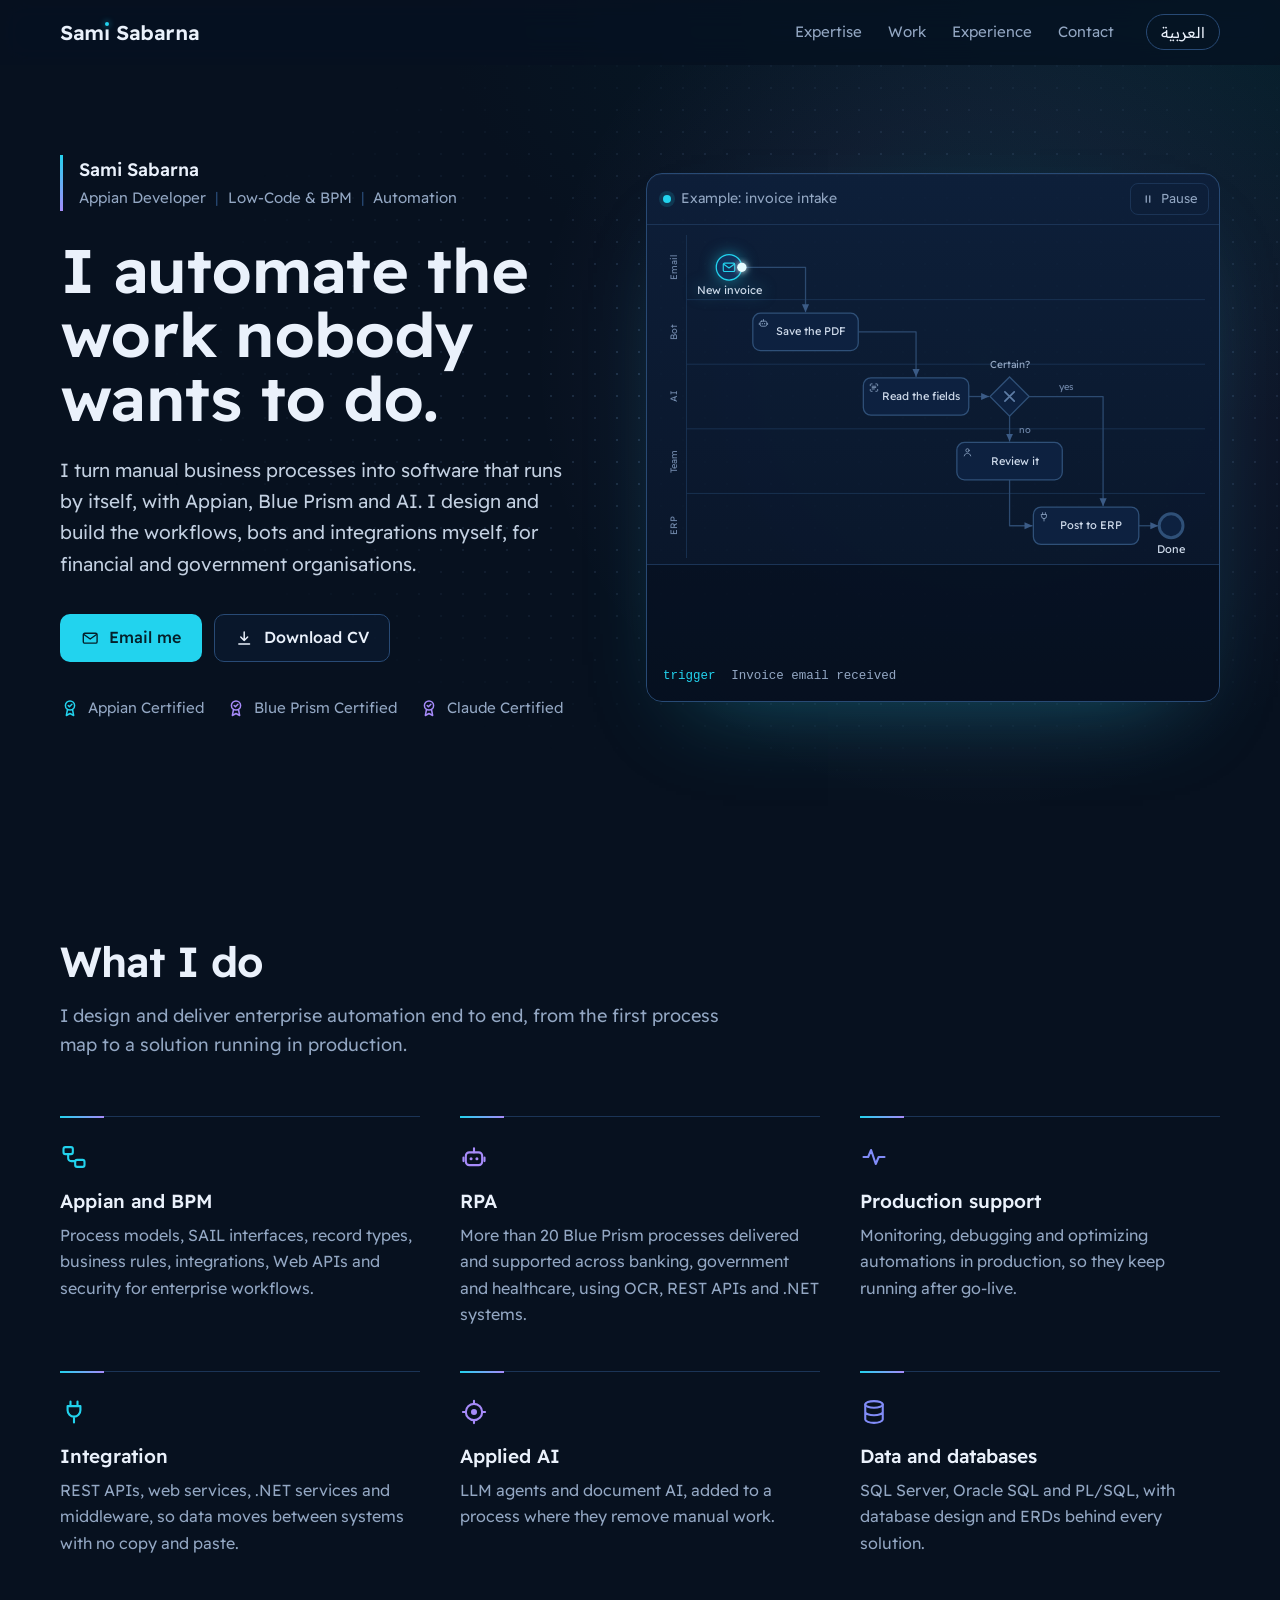
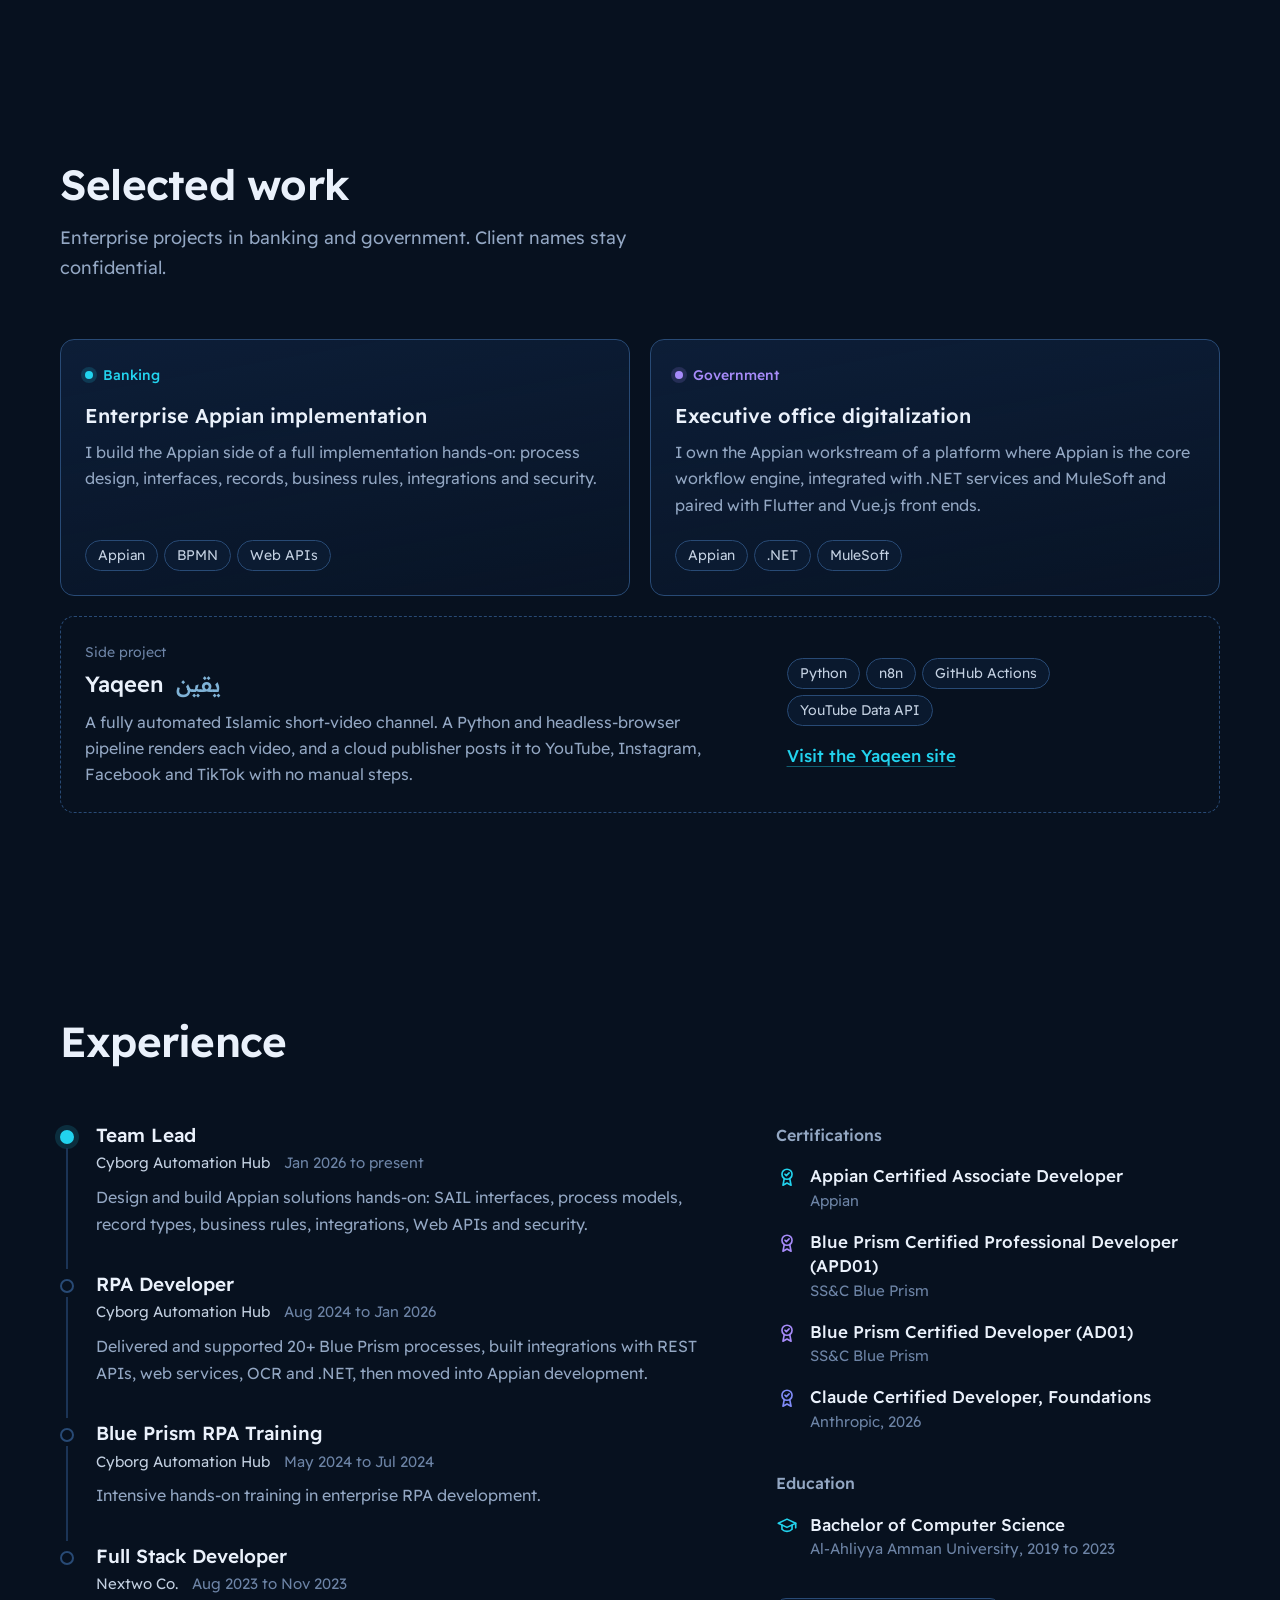
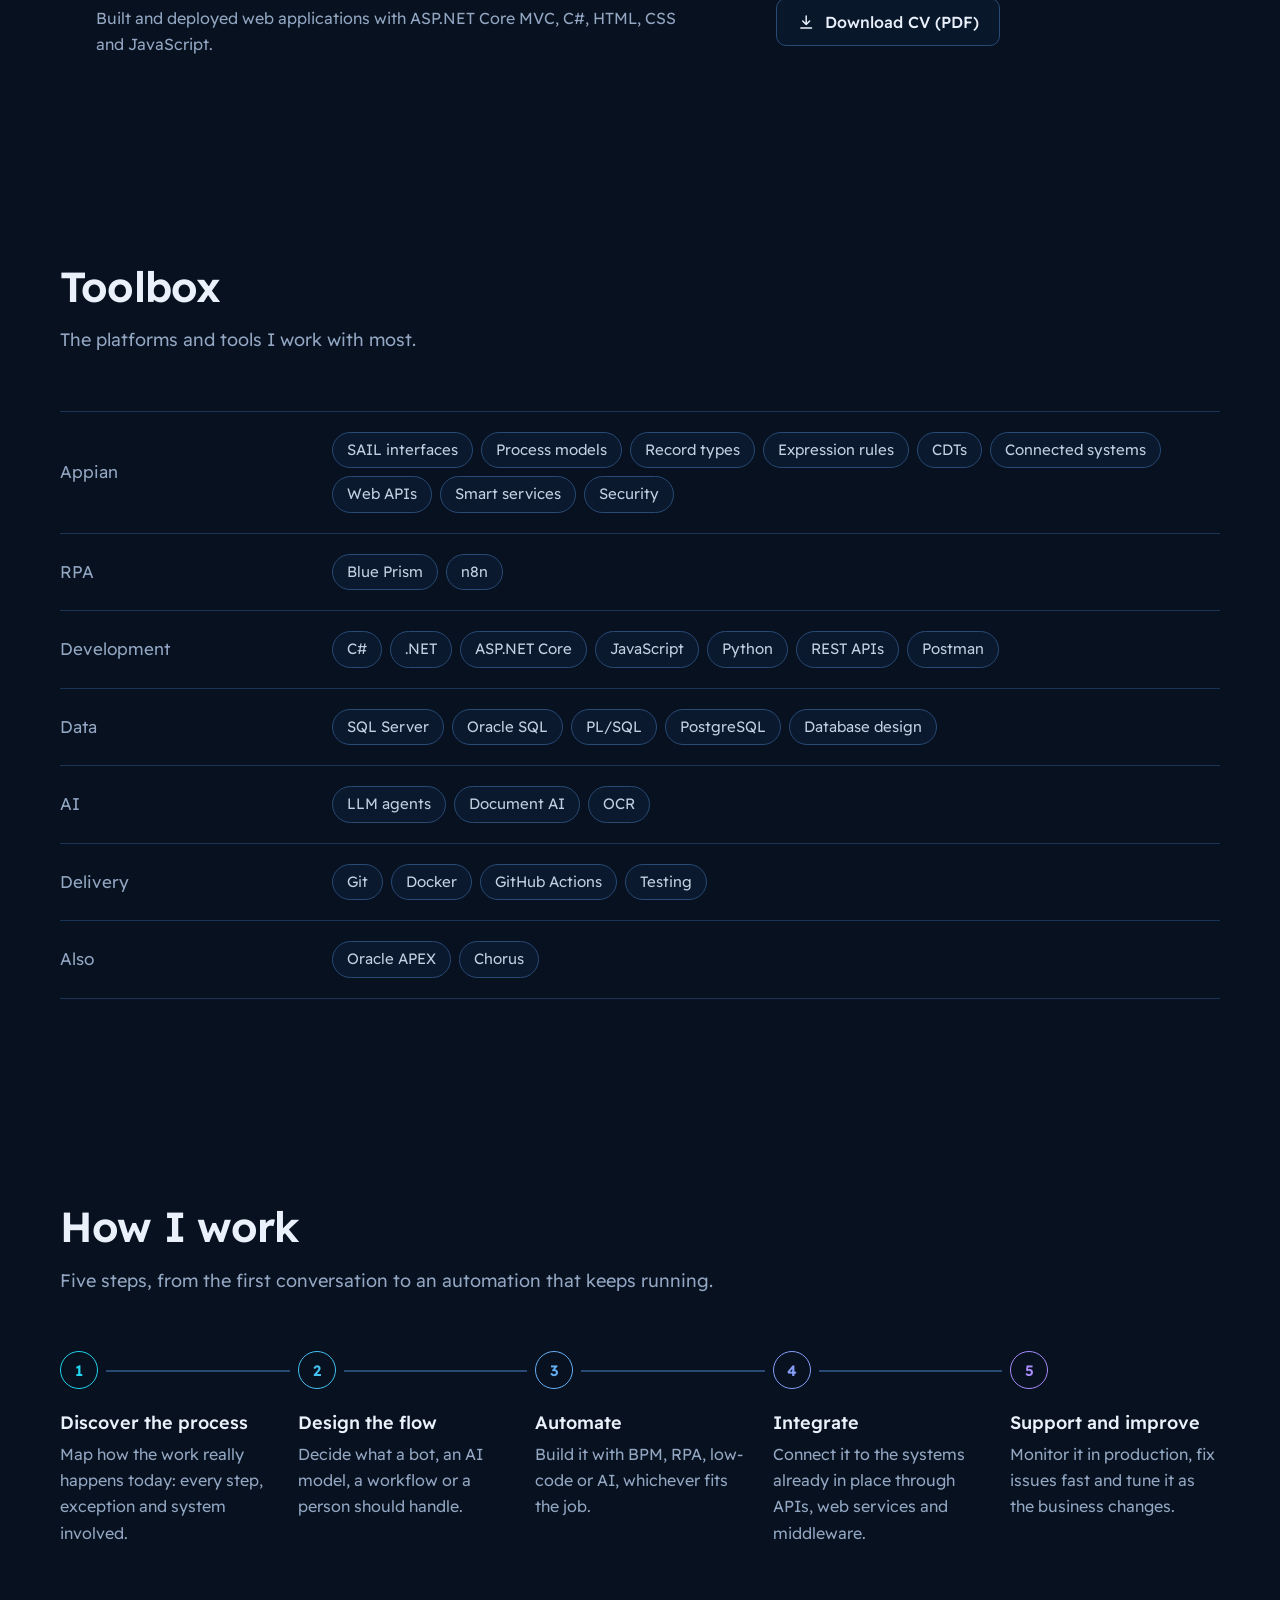
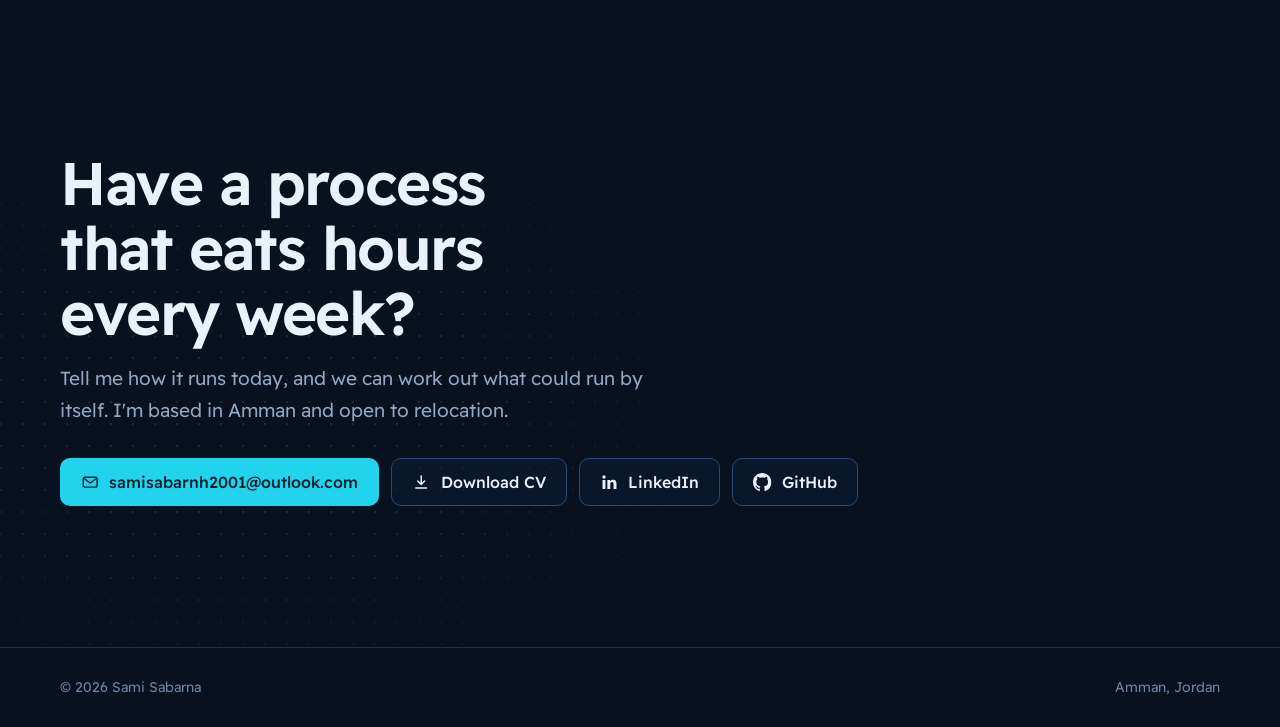
<file: index.html>
<!doctype html>
<html lang="en" dir="ltr" data-lang="en">
<head>
  <meta charset="utf-8">
  <meta name="viewport" content="width=device-width, initial-scale=1">
  <script>
    (function () {
      var l = 'en', q = null;
      try { q = new URLSearchParams(location.search).get('lang'); } catch (e) {}
      if (q === 'ar' || q === 'en') { l = q; }
      else { try { if (localStorage.getItem('lang') === 'ar') { l = 'ar'; } } catch (e) {} }
      var h = document.documentElement;
      h.lang = l; h.dir = l === 'ar' ? 'rtl' : 'ltr'; h.setAttribute('data-lang', l);
    })();
  </script>
  <title>Sami Sabarna | Appian Developer &amp; Intelligent Automation Engineer</title>
  <meta name="description" content="Sami Sabarna is an Appian developer and intelligent automation engineer in Amman, Jordan, building Appian, Blue Prism and AI solutions for financial and government organisations.">
  <meta name="author" content="Sami Sabarna">
  <meta name="google-site-verification" content="_aaR7siOGMglRLm1wD4MlE7_PqkwJ9cT15-JqxNWj3w">
  <meta name="theme-color" content="#07111f">
  <meta name="color-scheme" content="dark">
  <link rel="canonical" href="https://samisabarna.github.io/">
  <link rel="alternate" hreflang="en" href="https://samisabarna.github.io/">
  <link rel="alternate" hreflang="ar" href="https://samisabarna.github.io/?lang=ar">
  <link rel="alternate" hreflang="x-default" href="https://samisabarna.github.io/">

  <meta property="og:type" content="profile">
  <meta property="og:site_name" content="Sami Sabarna">
  <meta property="og:title" content="Sami Sabarna | Appian Developer &amp; Intelligent Automation Engineer">
  <meta property="og:description" content="Appian, Blue Prism and AI. From a manual process to software that runs by itself.">
  <meta property="og:url" content="https://samisabarna.github.io/">
  <meta property="og:image" content="https://samisabarna.github.io/assets/og.png?v=2">
  <meta property="og:image:width" content="1200">
  <meta property="og:image:height" content="630">
  <meta property="og:image:alt" content="Sami Sabarna, Appian Developer, with an automation flow diagram">
  <meta property="og:locale" content="en_US">
  <meta property="og:locale:alternate" content="ar_JO">
  <meta name="twitter:card" content="summary_large_image">

  <link rel="icon" href="assets/favicon-32.png" type="image/png" sizes="32x32">
  <link rel="icon" href="assets/favicon-192.png" type="image/png" sizes="192x192">
  <link rel="apple-touch-icon" href="assets/apple-touch-icon.png">

  <link rel="preconnect" href="https://fonts.googleapis.com">
  <link rel="preconnect" href="https://fonts.gstatic.com" crossorigin>
  <link rel="stylesheet" href="https://fonts.googleapis.com/css2?family=Readex+Pro:HEXP,wght@0..100,160..700&display=swap">
  <link rel="stylesheet" href="assets/site.css">
  <script src="assets/site.js" defer></script>
  <noscript><style>.lang-toggle, .canvas-toggle { display: none; }</style></noscript>

  <script type="application/ld+json">
  {
    "@context": "https://schema.org",
    "@type": "Person",
    "name": "Sami Sabarna",
    "alternateName": "سامي صبارنة",
    "jobTitle": "Appian Developer and Intelligent Automation Engineer",
    "worksFor": { "@type": "Organization", "name": "Cyborg Automation Hub" },
    "alumniOf": { "@type": "CollegeOrUniversity", "name": "Al-Ahliyya Amman University" },
    "url": "https://samisabarna.github.io/",
    "address": { "@type": "PostalAddress", "addressLocality": "Amman", "addressCountry": "JO" },
    "sameAs": ["https://www.linkedin.com/in/sami-sabarna/", "https://github.com/SamiSabarna"],
    "knowsAbout": ["Appian", "Blue Prism", "Business process management", "Robotic process automation", "Low-code development", "System integration", "AI agents"]
  }
  </script>
</head>
<body>
  <!-- Icon sprite -->
  <svg class="sprite" aria-hidden="true" focusable="false">
    <defs>
      <linearGradient id="g-accent" x1="0" y1="0" x2="1" y2="0">
        <stop offset="0" stop-color="#22d3ee"/>
        <stop offset="1" stop-color="#a78bfa"/>
      </linearGradient>
      <symbol id="i-mail" viewBox="0 0 24 24"><g fill="none" stroke="currentColor" stroke-width="1.8" stroke-linecap="round" stroke-linejoin="round"><rect x="3" y="5.5" width="18" height="13" rx="2"/><path d="m3.8 7.2 8.2 5.8 8.2-5.8"/></g></symbol>
      <symbol id="i-download" viewBox="0 0 24 24"><g fill="none" stroke="currentColor" stroke-width="1.9" stroke-linecap="round" stroke-linejoin="round"><path d="M12 4v11M7.5 10.5 12 15l4.5-4.5M5 19.5h14"/></g></symbol>
      <symbol id="i-robot" viewBox="0 0 24 24"><g fill="none" stroke="currentColor" stroke-width="1.8" stroke-linecap="round" stroke-linejoin="round"><rect x="5" y="8" width="14" height="11" rx="3"/><path d="M12 4.5V8M3 12.5v3M21 12.5v3"/></g><circle cx="9.5" cy="13.5" r="1.3" fill="currentColor"/><circle cx="14.5" cy="13.5" r="1.3" fill="currentColor"/></symbol>
      <symbol id="i-workflow" viewBox="0 0 24 24"><g fill="none" stroke="currentColor" stroke-width="1.8" stroke-linecap="round" stroke-linejoin="round"><rect x="3" y="3.5" width="8" height="6" rx="1.6"/><rect x="13" y="14.5" width="8" height="6" rx="1.6"/><path d="M7 9.5v3.5a2.5 2.5 0 0 0 2.5 2.5H13"/></g></symbol>
      <symbol id="i-db" viewBox="0 0 24 24"><g fill="none" stroke="currentColor" stroke-width="1.8" stroke-linecap="round"><ellipse cx="12" cy="5.5" rx="7.5" ry="2.8"/><path d="M4.5 5.5v13c0 1.5 3.4 2.8 7.5 2.8s7.5-1.3 7.5-2.8v-13M4.5 12c0 1.5 3.4 2.8 7.5 2.8s7.5-1.3 7.5-2.8"/></g></symbol>
      <symbol id="i-scan" viewBox="0 0 24 24"><g fill="none" stroke="currentColor" stroke-width="1.8" stroke-linecap="round" stroke-linejoin="round"><path d="M4 8V5.5A1.5 1.5 0 0 1 5.5 4H8M16 4h2.5A1.5 1.5 0 0 1 20 5.5V8M20 16v2.5a1.5 1.5 0 0 1-1.5 1.5H16M8 20H5.5A1.5 1.5 0 0 1 4 18.5V16"/><path d="M8 9h8M8 12h8M8 15h5"/></g></symbol>
      <symbol id="i-ai" viewBox="0 0 24 24"><g fill="none" stroke="currentColor" stroke-width="1.8" stroke-linecap="round"><circle cx="12" cy="12" r="7"/><circle cx="12" cy="12" r="2.6" fill="currentColor" stroke="none"/><path d="M12 2.5v2.5M12 19v2.5M2.5 12H5M19 12h2.5"/></g></symbol>
      <symbol id="i-user" viewBox="0 0 24 24"><g fill="none" stroke="currentColor" stroke-width="1.8" stroke-linecap="round"><circle cx="12" cy="8" r="3.6"/><path d="M5 20c.8-3.7 3.6-5.6 7-5.6s6.2 1.9 7 5.6"/></g></symbol>
      <symbol id="i-plug" viewBox="0 0 24 24"><g fill="none" stroke="currentColor" stroke-width="1.8" stroke-linecap="round" stroke-linejoin="round"><path d="M9 3v4M15 3v4M6.5 7h11v3.5a5.5 5.5 0 0 1-11 0zM12 16v5"/></g></symbol>
      <symbol id="i-pulse" viewBox="0 0 24 24"><path d="M3 12h4l2.5-6 4 12 2.5-6H21" fill="none" stroke="currentColor" stroke-width="1.8" stroke-linecap="round" stroke-linejoin="round"/></symbol>
      <symbol id="i-check" viewBox="0 0 24 24"><path d="m5 12.5 4.5 4.5L19 7.5" fill="none" stroke="currentColor" stroke-width="2" stroke-linecap="round" stroke-linejoin="round"/></symbol>
      <symbol id="i-seal" viewBox="0 0 24 24"><g fill="none" stroke="currentColor" stroke-width="1.8" stroke-linecap="round" stroke-linejoin="round"><circle cx="12" cy="9" r="5.5"/><path d="m9 13.8-1.4 7.2 4.4-2.4 4.4 2.4-1.4-7.2"/><path d="m9.8 9 1.5 1.5 3-3"/></g></symbol>
      <symbol id="i-cap" viewBox="0 0 24 24"><g fill="none" stroke="currentColor" stroke-width="1.8" stroke-linecap="round" stroke-linejoin="round"><path d="M2.5 9 12 4.5 21.5 9 12 13.5z"/><path d="M6.5 11v4.5c1.4 1.5 3.4 2.3 5.5 2.3s4.1-.8 5.5-2.3V11M21.5 9v5"/></g></symbol>
      <symbol id="i-pause" viewBox="0 0 24 24"><path d="M9 6.5v11M15 6.5v11" fill="none" stroke="currentColor" stroke-width="2.2" stroke-linecap="round"/></symbol>
      <symbol id="i-play" viewBox="0 0 24 24"><path d="M8 5.8v12.4L18 12z" fill="currentColor"/></symbol>
      <symbol id="i-github" viewBox="0 0 16 16"><path fill="currentColor" d="M8 0C3.58 0 0 3.58 0 8c0 3.54 2.29 6.53 5.47 7.59.4.07.55-.17.55-.38 0-.19-.01-.82-.01-1.49-2.01.37-2.53-.49-2.69-.94-.09-.23-.48-.94-.82-1.13-.28-.15-.68-.52-.01-.53.63-.01 1.08.58 1.23.82.72 1.21 1.87.87 2.33.66.07-.52.28-.87.51-1.07-1.78-.2-3.64-.89-3.64-3.95 0-.87.31-1.59.82-2.15-.08-.2-.36-1.02.08-2.12 0 0 .67-.21 2.2.82.64-.18 1.32-.27 2-.27.68 0 1.36.09 2 .27 1.53-1.04 2.2-.82 2.2-.82.44 1.1.16 1.92.08 2.12.51.56.82 1.27.82 2.15 0 3.07-1.87 3.75-3.65 3.95.29.25.54.73.54 1.48 0 1.07-.01 1.93-.01 2.2 0 .21.15.46.55.38A8.013 8.013 0 0 0 16 8c0-4.42-3.58-8-8-8z"/></symbol>
      <symbol id="i-linkedin" viewBox="0 0 24 24"><g fill="currentColor"><circle cx="5.2" cy="5.2" r="2.2"/><rect x="3.3" y="9" width="3.8" height="12" rx=".6"/><path d="M9.6 9h3.6v1.7c.6-1.1 2-2 3.9-2 3.1 0 4.4 1.9 4.4 5.2V21h-3.8v-6.4c0-1.7-.5-2.8-2-2.8-1.6 0-2.3 1.2-2.3 2.8V21H9.6z"/></g></symbol>
    </defs>
  </svg>

  <a class="skip-link" href="#main"><span lang="en">Skip to content</span><span lang="ar">انتقل إلى المحتوى</span></a>

  <header class="site-header">
    <div class="wrap header-inner">
      <a class="brand" href="#top" aria-label="Sami Sabarna">
        <span class="logo keep" lang="en" aria-hidden="true">Sam<span class="logo-i">ı</span> Sabarna</span>
      </a>
      <nav class="site-nav" aria-label="Main">
        <ul>
          <li><a href="#expertise"><span lang="en">Expertise</span><span lang="ar">خبراتي</span></a></li>
          <li><a href="#work"><span lang="en">Work</span><span lang="ar">أعمالي</span></a></li>
          <li><a href="#experience"><span lang="en">Experience</span><span lang="ar">مسيرتي</span></a></li>
          <li><a href="#contact"><span lang="en">Contact</span><span lang="ar">تواصل</span></a></li>
        </ul>
      </nav>
      <button class="lang-toggle" type="button" data-lang-toggle>
        <span class="lang-name keep" lang="ar" data-for="en">العربية</span>
        <span class="lang-name keep" lang="en" data-for="ar">English</span>
      </button>
    </div>
  </header>

  <main id="main">
    <!-- Hero -->
    <section class="hero" id="top" aria-labelledby="hero-title">
      <div class="wrap hero-grid">
        <div class="hero-copy">
          <p class="intro">
            <span class="intro-name"><span lang="en">Sami Sabarna</span><span lang="ar">سامي صبارنة</span></span>
            <span class="intro-role"><span lang="en">Appian Developer <span class="sep" aria-hidden="true">|</span> Low-Code &amp; BPM <span class="sep" aria-hidden="true">|</span> Automation</span><span lang="ar">مطوّر Appian <span class="sep" aria-hidden="true">|</span> المنصات منخفضة الكود وBPM <span class="sep" aria-hidden="true">|</span> الأتمتة</span></span>
          </p>
          <h1 id="hero-title">
            <span lang="en">I automate the work nobody wants to do.</span>
            <span lang="ar">أحوّل العمل الروتيني إلى أنظمة تعمل وحدها.</span>
          </h1>
          <p class="lead" lang="en">I turn manual business processes into software that runs by itself, with Appian, Blue Prism and AI. I design and build the workflows, bots and integrations myself, for financial and government organisations.</p>
          <p class="lead" lang="ar">أحوّل الإجراءات اليدوية في المؤسسات إلى برمجيات تعمل تلقائياً باستخدام Appian وBlue Prism والذكاء الاصطناعي. أصمّم مسارات العمل والروبوتات والتكاملات وأبنيها بنفسي، لمؤسسات مالية وحكومية.</p>
          <div class="actions">
            <a class="btn btn-primary" href="#contact" data-mail>
              <svg class="icon" aria-hidden="true"><use href="#i-mail"/></svg>
              <span lang="en">Email me</span><span lang="ar">راسلني</span>
            </a>
            <a class="btn btn-ghost" href="assets/Sami_Sabarna_CV.pdf" download="Sami_Sabarna_CV.pdf">
              <svg class="icon" aria-hidden="true"><use href="#i-download"/></svg>
              <span lang="en">Download CV</span><span lang="ar">تحميل السيرة الذاتية</span>
            </a>
          </div>
          <ul class="creds">
            <li><svg class="icon" aria-hidden="true"><use href="#i-seal"/></svg><span lang="en">Appian Certified</span><span lang="ar">معتمد من Appian</span></li>
            <li><svg class="icon" aria-hidden="true"><use href="#i-seal"/></svg><span lang="en">Blue Prism Certified</span><span lang="ar">معتمد من Blue Prism</span></li>
            <li><svg class="icon" aria-hidden="true"><use href="#i-seal"/></svg><span lang="en">Claude Certified</span><span lang="ar">معتمد في Claude</span></li>
          </ul>
        </div>

        <figure class="canvas" data-canvas data-state="idle" aria-labelledby="canvas-title">
          <div class="canvas-bar">
            <span class="canvas-dot" aria-hidden="true"></span>
            <p class="canvas-title" id="canvas-title"><span lang="en">Example: invoice intake</span><span lang="ar">مثال: استلام فاتورة</span></p>
            <button class="canvas-toggle" type="button" data-canvas-toggle>
              <span class="when-running"><svg class="icon" aria-hidden="true"><use href="#i-pause"/></svg><span lang="en">Pause</span><span lang="ar">إيقاف</span></span>
              <span class="when-paused"><svg class="icon" aria-hidden="true"><use href="#i-play"/></svg><span lang="en">Play</span><span lang="ar">تشغيل</span></span>
            </button>
          </div>
          <p class="sr-only" lang="en">An animated example of an automated process. An invoice email arrives, a bot saves the attachment, AI reads the fields, unclear cases go to a person for review, and the invoice is posted to the ERP system.</p>
          <p class="sr-only" lang="ar">مثال متحرك على إجراء مؤتمت: يصل بريد يحمل فاتورة، فيحفظ الروبوت المرفق، ويقرأ الذكاء الاصطناعي البيانات، وتذهب الحالات غير الواضحة إلى موظف للمراجعة، ثم تُرحَّل الفاتورة إلى نظام ERP.</p>

          <svg class="bpmn" viewBox="0 0 640 380" dir="ltr" aria-hidden="true" focusable="false">
            <defs>
              <linearGradient id="g-flow" gradientUnits="userSpaceOnUse" x1="80" y1="0" x2="610" y2="0">
                <stop offset="0" stop-color="#22d3ee"/>
                <stop offset="1" stop-color="#a78bfa"/>
              </linearGradient>
              <marker id="arrow" viewBox="0 0 10 10" refX="9" refY="5" markerWidth="7" markerHeight="7" orient="auto">
                <path d="M0 1 9 5 0 9z" fill="#3b5b86"/>
              </marker>
              <marker id="arrow-lit" viewBox="0 0 10 10" refX="9" refY="5" markerWidth="7" markerHeight="7" orient="auto">
                <path d="M0 1 9 5 0 9z" fill="#8fdcf3"/>
              </marker>
              <filter id="glow" x="-60%" y="-60%" width="220%" height="220%">
                <feGaussianBlur stdDeviation="3.5" result="b"/>
                <feMerge><feMergeNode in="b"/><feMergeNode in="SourceGraphic"/></feMerge>
              </filter>
            </defs>

            <!-- swimlanes -->
            <g class="lanes">
              <line x1="30" y1="76" x2="640" y2="76"/>
              <line x1="30" y1="152" x2="640" y2="152"/>
              <line x1="30" y1="228" x2="640" y2="228"/>
              <line x1="30" y1="304" x2="640" y2="304"/>
              <line x1="30" y1="0" x2="30" y2="380"/>
            </g>
            <g class="lane-labels">
              <text lang="en" transform="translate(19 38) rotate(-90)">Email</text>
              <text lang="ar" transform="translate(19 38) rotate(-90)">البريد</text>
              <text lang="en" transform="translate(19 114) rotate(-90)">Bot</text>
              <text lang="ar" transform="translate(19 114) rotate(-90)">الروبوت</text>
              <text lang="en" transform="translate(19 190) rotate(-90)">AI</text>
              <text lang="ar" transform="translate(19 190) rotate(-90)">ذكاء اصطناعي</text>
              <text lang="en" transform="translate(19 266) rotate(-90)">Team</text>
              <text lang="ar" transform="translate(19 266) rotate(-90)">الفريق</text>
              <text transform="translate(19 342) rotate(-90)">ERP</text>
            </g>

            <!-- sequence flows -->
            <g class="flows">
              <path class="flow" data-seg="f1" d="M95 38H170V91" marker-end="url(#arrow)"/>
              <path class="flow" data-seg="f2" d="M232 114H300V167" marker-end="url(#arrow)"/>
              <path class="flow" data-seg="f3" d="M362 190H386" marker-end="url(#arrow)"/>
              <path class="flow" data-seg="f4y" d="M433 190H520V319" marker-end="url(#arrow)"/>
              <path class="flow" data-seg="f4n" d="M410 213V243" marker-end="url(#arrow)"/>
              <path class="flow" data-seg="f5n" d="M410 288V342H437" marker-end="url(#arrow)"/>
              <path class="flow" data-seg="f6" d="M562 342H585" marker-end="url(#arrow)"/>
              <path class="flow-lit" data-lit="f1" d="M95 38H170V91"/>
              <path class="flow-lit" data-lit="f2" d="M232 114H300V167"/>
              <path class="flow-lit" data-lit="f3" d="M362 190H386"/>
              <path class="flow-lit" data-lit="f4y" d="M433 190H520V319"/>
              <path class="flow-lit" data-lit="f4n" d="M410 213V243"/>
              <path class="flow-lit" data-lit="f5n" d="M410 288V342H437"/>
              <path class="flow-lit" data-lit="f6" d="M562 342H585"/>
              <text class="branch" lang="en" x="476" y="182">yes</text>
              <text class="branch" lang="ar" x="476" y="182">نعم</text>
              <text class="branch" lang="en" x="428" y="233">no</text>
              <text class="branch" lang="ar" x="426" y="233">لا</text>
            </g>

            <!-- nodes -->
            <g class="node event" data-node="start">
              <circle cx="80" cy="38" r="15"/>
              <use href="#i-mail" x="71" y="29" width="18" height="18"/>
              <text class="label" lang="en" x="80" y="69">New invoice</text>
              <text class="label" lang="ar" x="80" y="69">فاتورة جديدة</text>
            </g>
            <g class="node task" data-node="rpa">
              <rect x="108" y="92" width="124" height="44" rx="9"/>
              <use href="#i-robot" x="114" y="97" width="13" height="13"/>
              <text class="label" lang="en" x="176" y="118">Save the PDF</text>
              <text class="label" lang="ar" x="176" y="118">حفظ المرفق</text>
            </g>
            <g class="node task is-ai" data-node="ai">
              <rect x="238" y="168" width="124" height="44" rx="9"/>
              <use href="#i-scan" x="244" y="173" width="13" height="13"/>
              <text class="label" lang="en" x="306" y="194">Read the fields</text>
              <text class="label" lang="ar" x="306" y="194">قراءة البيانات</text>
            </g>
            <g class="node gateway is-ai" data-node="gw">
              <polygon points="410,167 433,190 410,213 387,190"/>
              <path class="gw-mark" d="M404.5 184.5l11 11M415.5 184.5l-11 11"/>
              <text class="label small" lang="en" x="410" y="157">Certain?</text>
              <text class="label small" lang="ar" x="410" y="157">مؤكدة؟</text>
            </g>
            <g class="node task is-team" data-node="team">
              <rect x="348" y="244" width="124" height="44" rx="9"/>
              <use href="#i-user" x="354" y="249" width="13" height="13"/>
              <text class="label" lang="en" x="416" y="270">Review it</text>
              <text class="label" lang="ar" x="416" y="270">مراجعة الحالة</text>
            </g>
            <g class="node task is-erp" data-node="erp">
              <rect x="438" y="320" width="124" height="44" rx="9"/>
              <use href="#i-plug" x="444" y="325" width="13" height="13"/>
              <text class="label" lang="en" x="506" y="346">Post to ERP</text>
              <text class="label" lang="ar" x="506" y="346">ترحيل إلى ERP</text>
            </g>
            <g class="node event is-end" data-node="end">
              <circle cx="600" cy="342" r="14"/>
              <use class="end-check" href="#i-check" x="592" y="334" width="16" height="16"/>
              <text class="label" lang="en" x="600" y="374">Done</text>
              <text class="label" lang="ar" x="600" y="374">تم</text>
            </g>

            <circle class="token" data-token r="5.5" cx="80" cy="38" filter="url(#glow)"/>
          </svg>

          <ol class="mini" aria-hidden="true">
            <li class="m-event" data-node="start"><svg class="icon"><use href="#i-mail"/></svg></li>
            <li class="m-task" data-node="rpa"><svg class="icon"><use href="#i-robot"/></svg></li>
            <li class="m-task is-ai" data-node="ai"><svg class="icon"><use href="#i-scan"/></svg></li>
            <li class="m-gw is-ai" data-node="gw"><span></span></li>
            <li class="m-task is-team" data-node="team"><svg class="icon"><use href="#i-user"/></svg></li>
            <li class="m-task is-erp" data-node="erp"><svg class="icon"><use href="#i-plug"/></svg></li>
            <li class="m-event is-end" data-node="end"><svg class="icon"><use href="#i-check"/></svg></li>
          </ol>

          <ol class="log" data-log aria-hidden="true"></ol>
        </figure>
      </div>
    </section>

    <!-- Expertise -->
    <section class="section" id="expertise" aria-labelledby="expertise-title">
      <div class="wrap">
        <header class="section-head">
          <h2 id="expertise-title"><span lang="en">What I do</span><span lang="ar">ما أقوم به</span></h2>
          <p lang="en">I design and deliver enterprise automation end to end, from the first process map to a solution running in production.</p>
          <p lang="ar">أصمّم أتمتة المؤسسات وأسلّمها من البداية إلى النهاية، من أول مخطط للإجراء حتى حل يعمل في بيئة الإنتاج.</p>
        </header>
        <ul class="services">
          <li class="service">
            <svg class="service-icon" aria-hidden="true"><use href="#i-workflow"/></svg>
            <h3><span lang="en">Appian and BPM</span><span lang="ar">Appian وإدارة العمليات</span></h3>
            <p lang="en">Process models, SAIL interfaces, record types, business rules, integrations, Web APIs and security for enterprise workflows.</p>
            <p lang="ar">نماذج إجراءات وواجهات SAIL وأنواع سجلات وقواعد عمل وتكاملات وواجهات Web API وصلاحيات لمسارات عمل المؤسسات.</p>
          </li>
          <li class="service">
            <svg class="service-icon" aria-hidden="true"><use href="#i-robot"/></svg>
            <h3><span lang="en">RPA</span><span lang="ar">أتمتة العمليات بالروبوتات</span></h3>
            <p lang="en">More than 20 Blue Prism processes delivered and supported across banking, government and healthcare, using OCR, REST APIs and .NET systems.</p>
            <p lang="ar">أكثر من 20 إجراء على Blue Prism سلّمتها ودعمتها في قطاعات البنوك والحكومة والرعاية الصحية، باستخدام OCR وواجهات REST وأنظمة <bdi>.NET</bdi>.</p>
          </li>
          <li class="service">
            <svg class="service-icon" aria-hidden="true"><use href="#i-pulse"/></svg>
            <h3><span lang="en">Production support</span><span lang="ar">الدعم في بيئة الإنتاج</span></h3>
            <p lang="en">Monitoring, debugging and optimizing automations in production, so they keep running after go-live.</p>
            <p lang="ar">مراقبة الأتمتة في بيئة الإنتاج وتتبع أخطائها وتحسينها، لتستمر بالعمل بعد الإطلاق.</p>
          </li>
          <li class="service">
            <svg class="service-icon" aria-hidden="true"><use href="#i-plug"/></svg>
            <h3><span lang="en">Integration</span><span lang="ar">ربط الأنظمة</span></h3>
            <p lang="en">REST APIs, web services, .NET services and middleware, so data moves between systems with no copy and paste.</p>
            <p lang="ar">واجهات REST وخدمات الويب وخدمات <bdi>.NET</bdi> والبرمجيات الوسيطة، لتنتقل البيانات بين الأنظمة دون نسخ ولصق.</p>
          </li>
          <li class="service">
            <svg class="service-icon" aria-hidden="true"><use href="#i-ai"/></svg>
            <h3><span lang="en">Applied AI</span><span lang="ar">ذكاء اصطناعي تطبيقي</span></h3>
            <p lang="en">LLM agents and document AI, added to a process where they remove manual work.</p>
            <p lang="ar">وكلاء النماذج اللغوية وقراءة المستندات بالذكاء الاصطناعي، أضيفها إلى الإجراء حيث تختصر عملاً يدوياً.</p>
          </li>
          <li class="service">
            <svg class="service-icon" aria-hidden="true"><use href="#i-db"/></svg>
            <h3><span lang="en">Data and databases</span><span lang="ar">البيانات وقواعد البيانات</span></h3>
            <p lang="en">SQL Server, Oracle SQL and PL/SQL, with database design and ERDs behind every solution.</p>
            <p lang="ar">SQL Server وOracle SQL وPL/SQL، مع تصميم قواعد البيانات ومخططات ERD خلف كل حل.</p>
          </li>
        </ul>
      </div>
    </section>

    <!-- Work -->
    <section class="section" id="work" aria-labelledby="work-title">
      <div class="wrap">
        <header class="section-head">
          <h2 id="work-title"><span lang="en">Selected work</span><span lang="ar">أعمال مختارة</span></h2>
          <p lang="en">Enterprise projects in banking and government. Client names stay confidential.</p>
          <p lang="ar">مشاريع مؤسسية في قطاعي البنوك والحكومة. أسماء العملاء تبقى سرية.</p>
        </header>

        <ul class="projects">
          <li class="project" data-sector="bank">
            <p class="project-sector"><span lang="en">Banking</span><span lang="ar">بنوك</span></p>
            <h3><span lang="en">Enterprise Appian implementation</span><span lang="ar">تنفيذ Appian متكامل لبنك</span></h3>
            <p lang="en">I build the Appian side of a full implementation hands-on: process design, interfaces, records, business rules, integrations and security.</p>
            <p lang="ar">أبني جانب Appian عملياً في مشروع متكامل: تصميم الإجراءات والواجهات والسجلات وقواعد العمل والتكاملات والصلاحيات.</p>
            <ul class="chips"><li class="chip">Appian</li><li class="chip">BPMN</li><li class="chip">Web APIs</li></ul>
          </li>
          <li class="project" data-sector="gov">
            <p class="project-sector"><span lang="en">Government</span><span lang="ar">قطاع حكومي</span></p>
            <h3><span lang="en">Executive office digitalization</span><span lang="ar">رقمنة مكتب تنفيذي</span></h3>
            <p lang="en">I own the Appian workstream of a platform where Appian is the core workflow engine, integrated with .NET services and MuleSoft and paired with Flutter and Vue.js front ends.</p>
            <p lang="ar">أتولى مسار Appian في منصة يكون فيها Appian محرك سير العمل الأساسي، مع تكامل مع خدمات <bdi>.NET</bdi> وMuleSoft وواجهات مبنية بـ Flutter وVue.js.</p>
            <ul class="chips"><li class="chip">Appian</li><li class="chip">.NET</li><li class="chip">MuleSoft</li></ul>
          </li>
        </ul>

        <article class="side" aria-labelledby="side-title">
          <div class="side-copy">
            <p class="side-label"><span lang="en">Side project</span><span lang="ar">مشروع جانبي</span></p>
            <h3 class="side-title" id="side-title">
              <span lang="en">Yaqeen</span>
              <span class="side-ar keep" lang="ar">يقين</span>
            </h3>
            <p lang="en">A fully automated Islamic short-video channel. A Python and headless-browser pipeline renders each video, and a cloud publisher posts it to YouTube, Instagram, Facebook and TikTok with no manual steps.</p>
            <p lang="ar">قناة فيديوهات إسلامية قصيرة تعمل تلقائياً بالكامل. خط إنتاج مبني بـ Python ومتصفح بلا واجهة يُنتج كل فيديو، ثم ينشره ناشر سحابي على YouTube وInstagram وFacebook وTikTok دون أي خطوة يدوية.</p>
          </div>
          <div class="side-meta">
            <ul class="chips"><li class="chip">Python</li><li class="chip">n8n</li><li class="chip">GitHub Actions</li><li class="chip">YouTube Data API</li></ul>
            <a class="text-link" href="https://samisabarna.github.io/yaqeen/"><span lang="en">Visit the Yaqeen site</span><span lang="ar">زيارة موقع يقين</span></a>
          </div>
        </article>
      </div>
    </section>

    <!-- Experience -->
    <section class="section" id="experience" aria-labelledby="experience-title">
      <div class="wrap">
        <header class="section-head">
          <h2 id="experience-title"><span lang="en">Experience</span><span lang="ar">المسيرة المهنية</span></h2>
        </header>
        <div class="exp-grid">
          <ol class="timeline">
            <li class="role is-current">
              <h3><span lang="en">Team Lead</span><span lang="ar">قائد فريق</span></h3>
              <p class="role-meta"><span class="role-org">Cyborg Automation Hub</span><span class="role-date"><span lang="en">Jan 2026 to present</span><span lang="ar">كانون الثاني 2026 حتى الآن</span></span></p>
              <p lang="en">Design and build Appian solutions hands-on: SAIL interfaces, process models, record types, business rules, integrations, Web APIs and security.</p>
              <p lang="ar">أصمّم حلول Appian وأبنيها بنفسي: واجهات SAIL ونماذج الإجراءات وأنواع السجلات وقواعد العمل والتكاملات وواجهات Web API والصلاحيات.</p>
            </li>
            <li class="role">
              <h3><span lang="en">RPA Developer</span><span lang="ar">مطوّر RPA</span></h3>
              <p class="role-meta"><span class="role-org">Cyborg Automation Hub</span><span class="role-date"><span lang="en">Aug 2024 to Jan 2026</span><span lang="ar">آب 2024 حتى كانون الثاني 2026</span></span></p>
              <p lang="en">Delivered and supported 20+ Blue Prism processes, built integrations with REST APIs, web services, OCR and .NET, then moved into Appian development.</p>
              <p lang="ar">سلّمت ودعمت أكثر من 20 إجراء على Blue Prism، وبنيت تكاملات مع واجهات REST وخدمات الويب وOCR و<bdi>.NET</bdi>، ثم انتقلت إلى تطوير Appian.</p>
            </li>
            <li class="role">
              <h3><span lang="en">Blue Prism RPA Training</span><span lang="ar">تدريب Blue Prism RPA</span></h3>
              <p class="role-meta"><span class="role-org">Cyborg Automation Hub</span><span class="role-date"><span lang="en">May 2024 to Jul 2024</span><span lang="ar">أيار 2024 حتى تموز 2024</span></span></p>
              <p lang="en">Intensive hands-on training in enterprise RPA development.</p>
              <p lang="ar">تدريب عملي مكثف على تطوير أتمتة العمليات للمؤسسات.</p>
            </li>
            <li class="role">
              <h3><span lang="en">Full Stack Developer</span><span lang="ar">مطوّر Full Stack</span></h3>
              <p class="role-meta"><span class="role-org">Nextwo Co.</span><span class="role-date"><span lang="en">Aug 2023 to Nov 2023</span><span lang="ar">آب 2023 حتى تشرين الثاني 2023</span></span></p>
              <p lang="en">Built and deployed web applications with ASP.NET Core MVC, C#, HTML, CSS and JavaScript.</p>
              <p lang="ar">بنيت تطبيقات ويب ونشرتها باستخدام ASP.NET Core MVC و<bdi>C#</bdi> وHTML وCSS وJavaScript.</p>
            </li>
          </ol>

          <div class="exp-side">
            <h3 class="exp-side-title"><span lang="en">Certifications</span><span lang="ar">الشهادات</span></h3>
            <ul class="cert-list">
              <li><svg class="icon" aria-hidden="true"><use href="#i-seal"/></svg><span><strong>Appian Certified Associate Developer</strong><span class="cert-org">Appian</span></span></li>
              <li><svg class="icon" aria-hidden="true"><use href="#i-seal"/></svg><span><strong>Blue Prism Certified Professional Developer (APD01)</strong><span class="cert-org">SS&amp;C Blue Prism</span></span></li>
              <li><svg class="icon" aria-hidden="true"><use href="#i-seal"/></svg><span><strong>Blue Prism Certified Developer (AD01)</strong><span class="cert-org">SS&amp;C Blue Prism</span></span></li>
              <li><svg class="icon" aria-hidden="true"><use href="#i-seal"/></svg><span><strong>Claude Certified Developer, Foundations</strong><span class="cert-org">Anthropic, 2026</span></span></li>
            </ul>
            <h3 class="exp-side-title"><span lang="en">Education</span><span lang="ar">التعليم</span></h3>
            <ul class="cert-list">
              <li><svg class="icon" aria-hidden="true"><use href="#i-cap"/></svg><span><strong><span lang="en">Bachelor of Computer Science</span><span lang="ar">بكالوريوس علم الحاسوب</span></strong><span class="cert-org"><span lang="en">Al-Ahliyya Amman University, 2019 to 2023</span><span lang="ar">جامعة عمّان الأهلية، 2019 حتى 2023</span></span></span></li>
            </ul>
            <a class="btn btn-ghost" href="assets/Sami_Sabarna_CV.pdf" download="Sami_Sabarna_CV.pdf">
              <svg class="icon" aria-hidden="true"><use href="#i-download"/></svg>
              <span lang="en">Download CV (PDF)</span><span lang="ar">تحميل السيرة الذاتية (PDF)</span>
            </a>
          </div>
        </div>
      </div>
    </section>

    <!-- Toolbox -->
    <section class="section" id="toolbox" aria-labelledby="toolbox-title">
      <div class="wrap">
        <header class="section-head">
          <h2 id="toolbox-title"><span lang="en">Toolbox</span><span lang="ar">الأدوات</span></h2>
          <p lang="en">The platforms and tools I work with most.</p>
          <p lang="ar">المنصات والأدوات التي أعمل بها أكثر من غيرها.</p>
        </header>
        <dl class="tools">
          <div class="tools-row">
            <dt>Appian</dt>
            <dd><ul class="chips"><li class="chip">SAIL interfaces</li><li class="chip">Process models</li><li class="chip">Record types</li><li class="chip">Expression rules</li><li class="chip">CDTs</li><li class="chip">Connected systems</li><li class="chip">Web APIs</li><li class="chip">Smart services</li><li class="chip">Security</li></ul></dd>
          </div>
          <div class="tools-row">
            <dt>RPA</dt>
            <dd><ul class="chips"><li class="chip">Blue Prism</li><li class="chip">n8n</li></ul></dd>
          </div>
          <div class="tools-row">
            <dt><span lang="en">Development</span><span lang="ar">البرمجة</span></dt>
            <dd><ul class="chips"><li class="chip">C#</li><li class="chip">.NET</li><li class="chip">ASP.NET Core</li><li class="chip">JavaScript</li><li class="chip">Python</li><li class="chip">REST APIs</li><li class="chip">Postman</li></ul></dd>
          </div>
          <div class="tools-row">
            <dt><span lang="en">Data</span><span lang="ar">البيانات</span></dt>
            <dd><ul class="chips"><li class="chip">SQL Server</li><li class="chip">Oracle SQL</li><li class="chip">PL/SQL</li><li class="chip">PostgreSQL</li><li class="chip"><span lang="en">Database design</span><span lang="ar">تصميم قواعد البيانات</span></li></ul></dd>
          </div>
          <div class="tools-row">
            <dt><span lang="en">AI</span><span lang="ar">الذكاء الاصطناعي</span></dt>
            <dd><ul class="chips"><li class="chip"><span lang="en">LLM agents</span><span lang="ar">وكلاء LLM</span></li><li class="chip">Document AI</li><li class="chip">OCR</li></ul></dd>
          </div>
          <div class="tools-row">
            <dt><span lang="en">Delivery</span><span lang="ar">التسليم والتشغيل</span></dt>
            <dd><ul class="chips"><li class="chip">Git</li><li class="chip">Docker</li><li class="chip">GitHub Actions</li><li class="chip"><span lang="en">Testing</span><span lang="ar">الاختبار</span></li></ul></dd>
          </div>
          <div class="tools-row">
            <dt><span lang="en">Also</span><span lang="ar">أدوات أخرى</span></dt>
            <dd><ul class="chips"><li class="chip">Oracle APEX</li><li class="chip">Chorus</li></ul></dd>
          </div>
        </dl>
      </div>
    </section>

    <!-- Process -->
    <section class="section" id="process" aria-labelledby="process-title">
      <div class="wrap">
        <header class="section-head">
          <h2 id="process-title"><span lang="en">How I work</span><span lang="ar">طريقة عملي</span></h2>
          <p lang="en">Five steps, from the first conversation to an automation that keeps running.</p>
          <p lang="ar">خمس خطوات، من أول حديث حتى أتمتة تستمر بالعمل.</p>
        </header>
        <ol class="steps">
          <li class="step">
            <h3><span lang="en">Discover the process</span><span lang="ar">فهم الإجراء</span></h3>
            <p lang="en">Map how the work really happens today: every step, exception and system involved.</p>
            <p lang="ar">أرسم كيف يتم العمل فعلاً اليوم: كل خطوة واستثناء ونظام.</p>
          </li>
          <li class="step">
            <h3><span lang="en">Design the flow</span><span lang="ar">تصميم المسار</span></h3>
            <p lang="en">Decide what a bot, an AI model, a workflow or a person should handle.</p>
            <p lang="ar">أحدد ما يتولاه الروبوت، وما يتولاه الذكاء الاصطناعي أو مسار العمل، وما يبقى بيد الموظف.</p>
          </li>
          <li class="step">
            <h3><span lang="en">Automate</span><span lang="ar">الأتمتة</span></h3>
            <p lang="en">Build it with BPM, RPA, low-code or AI, whichever fits the job.</p>
            <p lang="ar">أبنيه باستخدام BPM أو RPA أو المنصات منخفضة الكود أو الذكاء الاصطناعي، حسب ما يناسب المهمة.</p>
          </li>
          <li class="step">
            <h3><span lang="en">Integrate</span><span lang="ar">الربط</span></h3>
            <p lang="en">Connect it to the systems already in place through APIs, web services and middleware.</p>
            <p lang="ar">أربطه بالأنظمة الموجودة عبر واجهات API وخدمات الويب والبرمجيات الوسيطة.</p>
          </li>
          <li class="step">
            <h3><span lang="en">Support and improve</span><span lang="ar">الدعم والتحسين</span></h3>
            <p lang="en">Monitor it in production, fix issues fast and tune it as the business changes.</p>
            <p lang="ar">أراقبه في بيئة الإنتاج، وأعالج المشكلات بسرعة، وأطوّره مع تغيّر احتياجات العمل.</p>
          </li>
        </ol>
      </div>
    </section>

    <!-- Contact -->
    <section class="section contact" id="contact" aria-labelledby="contact-title">
      <div class="wrap">
        <h2 class="contact-title" id="contact-title">
          <span lang="en">Have a process that eats hours every week?</span>
          <span lang="ar">هل لديك إجراء يستهلك ساعات كل أسبوع؟</span>
        </h2>
        <p class="contact-lead" lang="en">Tell me how it runs today, and we can work out what could run by itself. I'm based in Amman and open to relocation.</p>
        <p class="contact-lead" lang="ar">أخبرني كيف يتم اليوم، ولنحدد معاً ما يمكن أن يعمل وحده. أقيم في عمّان ومنفتح على الانتقال للعمل في بلد آخر.</p>
        <div class="actions">
          <a class="btn btn-primary" href="#contact" data-mail>
            <svg class="icon" aria-hidden="true"><use href="#i-mail"/></svg>
            <span class="mail-text" data-mail-text dir="ltr">samisabarnh2001 [at] outlook.com</span>
          </a>
          <a class="btn btn-ghost" href="assets/Sami_Sabarna_CV.pdf" download="Sami_Sabarna_CV.pdf">
            <svg class="icon" aria-hidden="true"><use href="#i-download"/></svg>
            <span lang="en">Download CV</span><span lang="ar">تحميل السيرة الذاتية</span>
          </a>
          <a class="btn btn-ghost" href="https://www.linkedin.com/in/sami-sabarna/">
            <svg class="icon" aria-hidden="true"><use href="#i-linkedin"/></svg>LinkedIn
          </a>
          <a class="btn btn-ghost" href="https://github.com/SamiSabarna">
            <svg class="icon" aria-hidden="true"><use href="#i-github"/></svg>GitHub
          </a>
        </div>
      </div>
    </section>
  </main>

  <footer class="site-footer">
    <div class="wrap footer-inner">
      <p>&copy; <span data-year>2026</span> <span lang="en">Sami Sabarna</span><span lang="ar">سامي صبارنة</span></p>
      <p><span lang="en">Amman, Jordan</span><span lang="ar">عمّان، الأردن</span></p>
    </div>
  </footer>
</body>
</html>
</file>
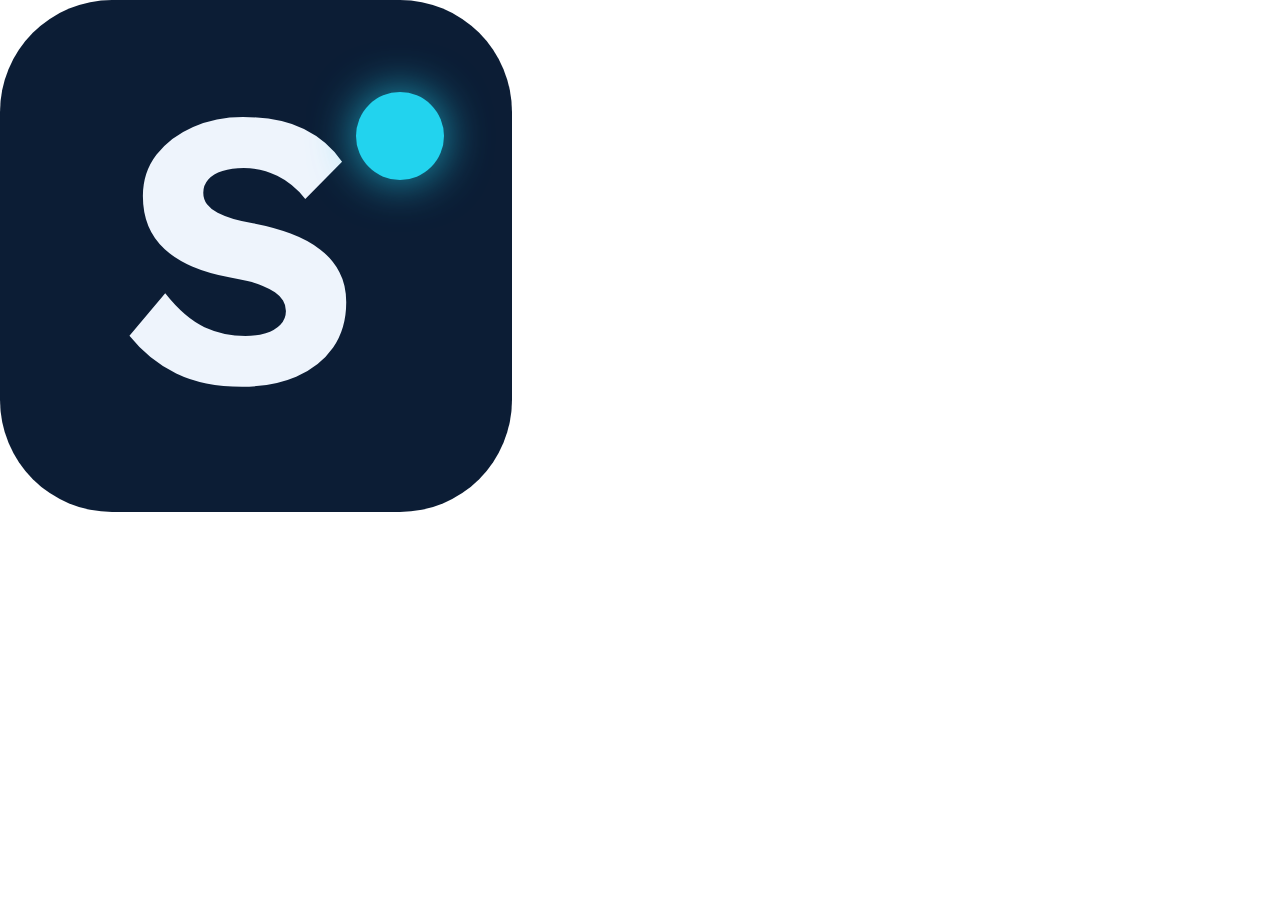
<file: tools/icon.html>
<!doctype html>
<!-- Source for assets/favicon-*.png and assets/apple-touch-icon.png. Rendered at 512x512, then scaled down. -->
<!-- ?v=tile gives rounded corners (favicon); ?v=full fills the square (Apple touch icon, iOS rounds it itself). -->
<html lang="en">
<head>
  <meta charset="utf-8">
  <link rel="stylesheet" href="https://fonts.googleapis.com/css2?family=Readex+Pro:HEXP,wght@0..100,160..700&display=block">
  <style>
    html, body { margin: 0; width: 512px; height: 512px; overflow: hidden; background: transparent; }
    .icon {
      width: 512px; height: 512px; display: grid; place-items: center;
      background: #0c1d35;
      font-family: "Readex Pro", sans-serif;
    }
    .tile { border-radius: 112px; }
    .s {
      position: relative;
      margin: -24px 0 0 -30px;
      font-size: 372px; font-weight: 650; line-height: 1; color: #eef4fc;
      font-variation-settings: "HEXP" 12;
    }
    .s i {
      position: absolute; right: -78px; top: 34px;
      width: 88px; height: 88px; border-radius: 50%;
      background: #22d3ee; box-shadow: 0 0 46px rgba(34, 211, 238, .75);
    }
  </style>
</head>
<body>
  <div class="icon" id="icon"><span class="s">S<i></i></span></div>
  <script>
    if (new URLSearchParams(location.search).get('v') !== 'full') document.getElementById('icon').classList.add('tile');
  </script>
</body>
</html>
</file>
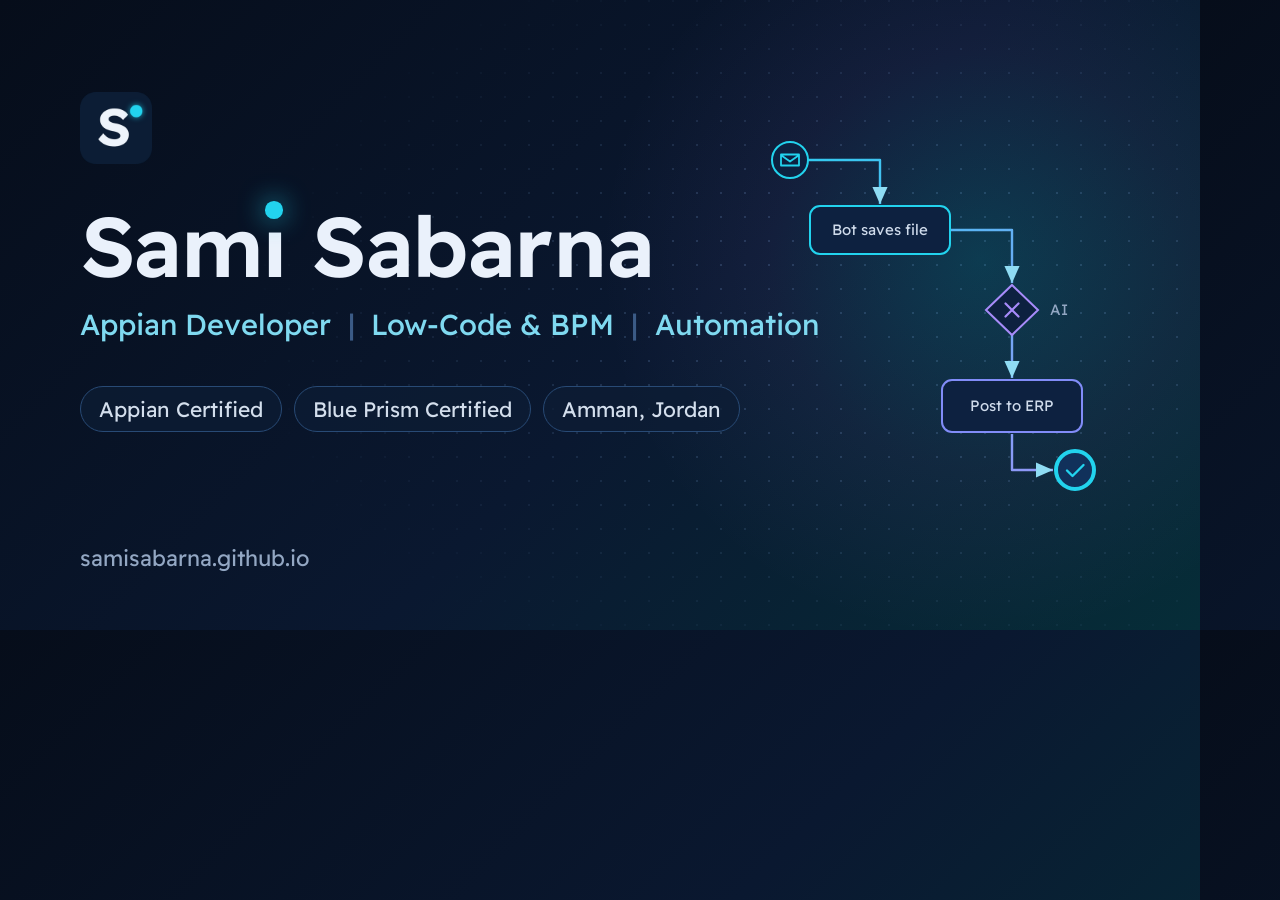
<file: tools/og-card.html>
<!doctype html>
<!-- Source for assets/og.png (1200x630 link preview). Rendered with headless Edge; see tools/README.md. -->
<html lang="en">
<head>
  <meta charset="utf-8">
  <link rel="stylesheet" href="https://fonts.googleapis.com/css2?family=Readex+Pro:HEXP,wght@0..100,160..700&display=block">
  <style>
    html, body { margin: 0; width: 1200px; height: 630px; overflow: hidden; }
    body {
      position: relative;
      font-family: "Readex Pro", "Segoe UI", sans-serif;
      color: #eaf1fb;
      background: linear-gradient(135deg, #060d1a 0%, #0a1830 55%, #062d38 100%);
    }
    .dots {
      position: absolute; inset: 0;
      background-image: radial-gradient(circle at 1px 1px, rgba(120, 160, 210, .22) 1px, transparent 1.3px);
      background-size: 24px 24px;
      -webkit-mask-image: radial-gradient(ellipse 70% 80% at 75% 50%, #000 30%, transparent 80%);
    }
    .halo {
      position: absolute; width: 760px; height: 760px; right: -160px; top: -120px;
      background: radial-gradient(closest-side, rgba(34, 211, 238, .16), rgba(167, 139, 250, .06) 55%, transparent);
    }
    .copy { position: absolute; left: 80px; top: 92px; width: 680px; }
    .mark { display: block; width: 72px; height: 72px; margin-bottom: 40px; }
    h1 .i { position: relative; }
    h1 .i::after { content: ""; position: absolute; top: .1em; left: 50%; width: .21em; height: .21em; margin-left: -.105em; border-radius: 50%; background: #22d3ee; box-shadow: 0 0 .3em rgba(34, 211, 238, .8); }
    h1 { margin: 0; font-size: 84px; font-weight: 620; line-height: 1; letter-spacing: -.03em; font-variation-settings: "HEXP" 12; }
    .role { margin: 18px 0 0; font-size: 29px; font-weight: 450; color: #7fd9f0; white-space: nowrap; }
    .role .sep { margin: 0 .3em; color: #3b5b86; }
    .chips { display: flex; gap: 12px; margin-top: 44px; }
    .chip { white-space: nowrap; padding: 9px 18px; border: 1.5px solid #284a75; border-radius: 999px; background: rgba(12, 29, 53, .75); font-size: 21px; color: #d3deec; }
    .url { position: absolute; left: 80px; bottom: 58px; font-size: 22px; color: #93a7c3; }
    svg.flow { position: absolute; right: 70px; top: 120px; }
    .flow text { font-family: "Readex Pro", sans-serif; font-size: 15px; fill: #cfdbeb; text-anchor: middle; }
  </style>
</head>
<body>
  <div class="dots"></div>
  <div class="halo"></div>

  <div class="copy">
    <img class="mark" src="../assets/favicon-192.png" alt="">
    <h1>Sam<span class="i">ı</span> Sabarna</h1>
    <p class="role">Appian Developer <span class="sep">|</span> Low-Code &amp; BPM <span class="sep">|</span> Automation</p>
    <div class="chips">
      <span class="chip">Appian Certified</span>
      <span class="chip">Blue Prism Certified</span>
      <span class="chip">Amman, Jordan</span>
    </div>
  </div>
  <div class="url">samisabarna.github.io</div>

  <svg class="flow" width="380" height="390" viewBox="0 0 380 390">
    <defs>
      <linearGradient id="gf" gradientUnits="userSpaceOnUse" x1="0" y1="0" x2="380" y2="390"><stop offset="0" stop-color="#22d3ee"/><stop offset="1" stop-color="#a78bfa"/></linearGradient>
      <marker id="ar" viewBox="0 0 10 10" refX="9" refY="5" markerWidth="8" markerHeight="8" orient="auto"><path d="M0 1 9 5 0 9z" fill="#8fdcf3"/></marker>
    </defs>
    <g fill="none" stroke="url(#gf)" stroke-width="2.4" stroke-linejoin="round">
      <path d="M58 40H130V84" marker-end="url(#ar)"/>
      <path d="M200 110H262V163" marker-end="url(#ar)"/>
      <path d="M262 213V258" marker-end="url(#ar)"/>
      <path d="M262 314V350H303" marker-end="url(#ar)"/>
    </g>
    <circle cx="40" cy="40" r="18" fill="#0d2140" stroke="#22d3ee" stroke-width="2"/>
    <path d="M31 34.5h18v11H31z M31.5 35.5l8.5 6 8.5-6" fill="none" stroke="#22d3ee" stroke-width="1.8" stroke-linejoin="round"/>
    <rect x="60" y="86" width="140" height="48" rx="10" fill="#0d2140" stroke="#22d3ee" stroke-width="2"/>
    <text x="130" y="115">Bot saves file</text>
    <polygon points="262,165 288,190 262,215 236,190" fill="#0d2140" stroke="#a78bfa" stroke-width="2"/>
    <path d="M255.5 183.5l13 13M268.5 183.5l-13 13" stroke="#a78bfa" stroke-width="2.2" stroke-linecap="round"/>
    <text x="300" y="195" style="text-anchor:start; fill:#93a7c3">AI</text>
    <rect x="192" y="260" width="140" height="52" rx="10" fill="#0d2140" stroke="#818cf8" stroke-width="2"/>
    <text x="262" y="291">Post to ERP</text>
    <circle cx="325" cy="350" r="19" fill="#11315b" stroke="#22d3ee" stroke-width="4"/>
    <path d="M317 350.5l5.5 5.5 11-11" fill="none" stroke="#22d3ee" stroke-width="2.4" stroke-linecap="round" stroke-linejoin="round"/>
  </svg>
</body>
</html>
</file>
<file: assets/site.css>
/* Sami Sabarna — personal site
   Palette and motif follow the GitHub profile banner: navy/teal canvas, cyan to violet accent,
   BPMN-style shapes (events = circles, tasks = rounded rectangles, gateways = diamonds). */

:root {
  --bg: #07111f;
  --bg-raised: #0c1d35;
  --teal: #062d38;
  --line: #1b3456;
  --line-2: #284a75;
  --text: #eaf1fb;
  --text-2: #c3d0e1;
  --muted: #93a7c3;
  --faint: #6d84a6;
  --cyan: #22d3ee;
  --violet: #a78bfa;
  --indigo: #818cf8;
  --grad: linear-gradient(90deg, var(--cyan), var(--violet));
  --font: "Readex Pro", "Segoe UI", system-ui, -apple-system, sans-serif;
  --mono: ui-monospace, "Cascadia Mono", "SF Mono", Menlo, Consolas, monospace;
  --wrap: 1160px;
  --gutter: clamp(16px, 4vw, 32px);
  color-scheme: dark;
}

*, *::before, *::after { box-sizing: border-box; }

html {
  -webkit-text-size-adjust: 100%;
  text-size-adjust: 100%;
  scroll-behavior: smooth;
  scroll-padding-top: 84px;
  background: var(--bg);
}

body {
  margin: 0;
  min-height: 100vh;
  background:
    radial-gradient(1200px 600px at 100% 0%, rgba(6, 45, 56, .55), transparent 70%),
    var(--bg);
  color: var(--text);
  font-family: var(--font);
  font-size: 1.0625rem;
  font-weight: 360;
  line-height: 1.65;
  -webkit-font-smoothing: antialiased;
  -moz-osx-font-smoothing: grayscale;
  text-rendering: optimizeLegibility;
}

html[lang="ar"] body { font-size: 1.125rem; line-height: 1.85; }
:lang(ar) { letter-spacing: 0 !important; }

/* Language switching: both languages live in the markup, the inactive one is hidden. */
html[data-lang="en"] [lang="ar"]:not(.keep),
html[data-lang="ar"] [lang="en"]:not(.keep) { display: none !important; }
html[data-lang="en"] .lang-name[data-for="ar"],
html[data-lang="ar"] .lang-name[data-for="en"] { display: none; }

::selection { background: rgba(34, 211, 238, .32); color: #fff; }

a { color: inherit; }
img, svg { display: block; }
h1, h2, h3 { color: var(--text); }
p { margin: 0 0 1em; }

:focus-visible {
  outline: 2px solid var(--cyan);
  outline-offset: 3px;
  border-radius: 6px;
}

.sprite { position: absolute; width: 0; height: 0; overflow: hidden; }
.icon { width: 1.15em; height: 1.15em; flex: none; }

.sr-only {
  position: absolute !important;
  width: 1px; height: 1px;
  padding: 0; margin: -1px;
  overflow: hidden; clip: rect(0 0 0 0);
  white-space: nowrap; border: 0;
}

.skip-link {
  position: absolute;
  inset-inline-start: 16px;
  top: -100px;
  z-index: 100;
  padding: 10px 16px;
  border-radius: 10px;
  background: var(--cyan);
  color: #04202a;
  font-weight: 600;
  text-decoration: none;
}
.skip-link:focus { top: 12px; }

.wrap {
  width: 100%;
  max-width: calc(var(--wrap) + 2 * var(--gutter));
  margin-inline: auto;
  padding-inline: var(--gutter);
}

/* ---------- Header ---------- */

.site-header {
  position: sticky;
  top: 0;
  z-index: 50;
  background: rgba(7, 17, 31, .74);
  -webkit-backdrop-filter: saturate(140%) blur(14px);
  backdrop-filter: saturate(140%) blur(14px);
  border-bottom: 1px solid transparent;
  transition: border-color .2s ease;
}
.site-header.is-scrolled { border-bottom-color: var(--line); }

.header-inner { display: flex; align-items: center; gap: 20px; height: 64px; }

.brand {
  display: inline-flex;
  align-items: center;
  gap: 10px;
  color: var(--text);
  text-decoration: none;
  font-weight: 560;
  font-size: 1rem;
  white-space: nowrap;
}
.logo {
  position: relative;
  font-size: 1.25rem;
  font-weight: 620;
  letter-spacing: -.02em;
  font-variation-settings: "HEXP" 12;
  color: var(--text);
}
.logo-i { position: relative; }
.logo-i::after {
  content: "";
  position: absolute;
  top: .1em;
  left: 50%;
  width: .21em;
  height: .21em;
  margin-left: -.105em;
  border-radius: 50%;
  background: var(--cyan);
  box-shadow: 0 0 .3em rgba(34, 211, 238, .8);
}

.site-nav { margin-inline-start: auto; }
.site-nav ul { display: flex; gap: 2px; list-style: none; margin: 0; padding: 0; }
.site-nav a {
  display: block;
  padding: 8px 12px;
  border-radius: 8px;
  color: var(--muted);
  font-size: .9375rem;
  text-decoration: none;
  transition: color .15s ease, background-color .15s ease;
}
.site-nav a:hover { color: var(--text); background: rgba(148, 178, 220, .07); }

.lang-toggle {
  min-height: 36px;
  padding: 4px 14px;
  border: 1px solid var(--line-2);
  border-radius: 999px;
  background: transparent;
  color: var(--text);
  font: inherit;
  font-size: .9375rem;
  line-height: 1;
  cursor: pointer;
  transition: border-color .15s ease;
}
.lang-toggle:hover { border-color: var(--cyan); }

@media (max-width: 760px) {
  .site-nav { display: none; }
  .lang-toggle { margin-inline-start: auto; }
}

/* ---------- Buttons and chips ---------- */

.actions { display: flex; flex-wrap: wrap; gap: 12px; }

.btn {
  display: inline-flex;
  align-items: center;
  justify-content: center;
  gap: 10px;
  min-height: 48px;
  padding: 0 20px;
  border: 1px solid transparent;
  border-radius: 10px;
  font: inherit;
  font-size: 1rem;
  font-weight: 500;
  line-height: 1.2;
  text-decoration: none;
  cursor: pointer;
  transition: background-color .15s ease, border-color .15s ease, color .15s ease;
}
.btn-primary { background: var(--cyan); color: #04202a; }
.btn-primary:hover { background: #67e8f9; }
.btn-ghost { background: rgba(12, 29, 53, .55); border-color: var(--line-2); color: var(--text); }
.btn-ghost:hover { border-color: var(--cyan); }

.chip {
  display: inline-flex;
  align-items: center;
  padding: 4px 12px;
  border: 1px solid var(--line-2);
  border-radius: 999px;
  background: rgba(12, 29, 53, .7);
  color: var(--text-2);
  font-size: .875rem;
  line-height: 1.5;
  white-space: nowrap;
}

/* ---------- Hero ---------- */

.hero {
  position: relative;
  isolation: isolate;
  overflow: hidden;
  padding-block: clamp(40px, 7vw, 96px) clamp(72px, 9vw, 128px);
}
.hero::before {
  content: "";
  position: absolute;
  inset: 0;
  z-index: -1;
  background-image: radial-gradient(circle at 1px 1px, rgba(120, 160, 210, .2) 1px, transparent 1.3px);
  background-size: 22px 22px;
  -webkit-mask-image: radial-gradient(ellipse 75% 70% at 68% 42%, #000 25%, transparent 75%);
  mask-image: radial-gradient(ellipse 75% 70% at 68% 42%, #000 25%, transparent 75%);
}
.hero::after {
  content: "";
  position: absolute;
  z-index: -1;
  top: -20%;
  inset-inline-end: -12%;
  width: min(900px, 95vw);
  aspect-ratio: 1;
  background: radial-gradient(closest-side, rgba(34, 211, 238, .13), rgba(167, 139, 250, .06) 55%, transparent);
  pointer-events: none;
}

.hero-grid { display: grid; gap: clamp(44px, 5vw, 72px); align-items: center; }
@media (min-width: 1000px) {
  .hero-grid { grid-template-columns: minmax(0, 1fr) minmax(0, 1.1fr); }
}

.intro {
  display: flex;
  flex-direction: column;
  gap: 2px;
  margin: 0 0 28px;
  padding-inline-start: 16px;
  border-inline-start: 3px solid var(--cyan);
  border-image: linear-gradient(180deg, var(--cyan), var(--violet)) 1;
}
.intro-name { font-size: 1.125rem; font-weight: 560; color: var(--text); }
.intro-role { font-size: .9375rem; color: var(--muted); }
.intro-role .sep { margin-inline: .35em; color: var(--line-2); }

h1 {
  margin: 0 0 24px;
  font-size: clamp(2.5rem, 1.2rem + 3.3vw, 4.125rem);
  font-weight: 620;
  line-height: 1.04;
  letter-spacing: -.028em;
  font-variation-settings: "HEXP" 12;
  text-wrap: balance;
}
html[lang="ar"] h1 {
  font-size: clamp(2.125rem, 1.2rem + 2.8vw, 3.5rem);
  font-weight: 600;
  line-height: 1.32;
  font-variation-settings: normal;
}

.lead {
  max-width: 54ch;
  margin: 0;
  color: var(--text-2);
  font-size: clamp(1.0625rem, 1rem + .3vw, 1.1875rem);
}

.hero .actions { margin-top: 34px; }

.creds {
  display: flex;
  flex-wrap: wrap;
  gap: 10px 22px;
  margin: 34px 0 0;
  padding: 0;
  list-style: none;
  color: var(--muted);
  font-size: .9375rem;
}
.creds li { display: inline-flex; align-items: center; gap: 8px; }
.creds .icon { width: 20px; height: 20px; color: var(--cyan); }
.creds li + li .icon { color: var(--violet); }

/* ---------- Process canvas (hero visual) ---------- */

.canvas {
  position: relative;
  margin: 0;
  overflow: hidden;
  border: 1px solid var(--line-2);
  border-radius: 16px;
  background: linear-gradient(180deg, rgba(13, 31, 58, .94), rgba(8, 20, 38, .94));
  box-shadow: 0 40px 90px -45px rgba(34, 211, 238, .35), inset 0 1px 0 rgba(255, 255, 255, .03);
}

.canvas-bar {
  display: flex;
  align-items: center;
  gap: 10px;
  padding: 9px 10px;
  padding-inline-start: 16px;
  border-bottom: 1px solid var(--line);
}
.canvas-dot {
  width: 8px; height: 8px;
  flex: none;
  border-radius: 50%;
  background: var(--faint);
  transition: background-color .2s ease, box-shadow .2s ease;
}
.canvas[data-state="running"] .canvas-dot,
.canvas[data-state="static"] .canvas-dot { background: var(--cyan); box-shadow: 0 0 0 4px rgba(34, 211, 238, .14); }
.canvas-title { flex: 1; min-width: 0; margin: 0; color: var(--muted); font-size: .875rem; }

.canvas-toggle {
  display: inline-flex;
  align-items: center;
  min-height: 32px;
  padding: 4px 10px;
  border: 1px solid var(--line);
  border-radius: 8px;
  background: transparent;
  color: var(--muted);
  font: inherit;
  font-size: .8125rem;
  cursor: pointer;
  transition: color .15s ease, border-color .15s ease;
}
.canvas-toggle:hover { color: var(--text); border-color: var(--line-2); }
.canvas-toggle .icon { width: 14px; height: 14px; }
.when-running, .when-paused { display: inline-flex; align-items: center; gap: 6px; }
.when-paused { display: none; }
.canvas[data-state="paused"] .when-running { display: none; }
.canvas[data-state="paused"] .when-paused { display: inline-flex; }
.canvas[data-state="static"] .canvas-toggle { display: none; }

.bpmn { width: 100%; height: auto; padding: 10px 14px 6px; }
.bpmn text {
  font-family: var(--font);
  font-size: 13px;
  font-weight: 400;
  text-anchor: middle;
  fill: #cfdbeb;
}
.bpmn text[lang="ar"] { direction: rtl; font-size: 13.5px; }
.bpmn .label.small { font-size: 12px; fill: var(--muted); }
.bpmn .lanes line { stroke: var(--line); stroke-width: 1; }
.bpmn .lane-labels text { font-size: 11px; fill: var(--faint); }
.bpmn .branch { font-size: 11px; fill: var(--faint); }

.flow { fill: none; stroke: #2c4a70; stroke-width: 1.5; stroke-linejoin: round; }
.flow.is-done { marker-end: url(#arrow-lit); }
.flow-lit {
  fill: none;
  stroke: url(#g-flow);
  stroke-width: 2.2;
  stroke-linejoin: round;
  stroke-linecap: round;
  opacity: 0;
}
.flow-lit.is-on { opacity: 1; }

[data-node] { --c: var(--cyan); }
[data-node].is-ai { --c: var(--violet); }
[data-node].is-team { --c: #e2e8f0; }
[data-node].is-erp { --c: var(--indigo); }

.node { color: #8aa2c2; }
.node rect, .node circle, .node polygon {
  fill: #0d2140;
  stroke: #2f5078;
  stroke-width: 1.5;
  transition: stroke .35s ease, fill .35s ease;
}
.node.is-end circle { stroke-width: 3.5; }
.node .gw-mark { fill: none; stroke: #5d7ca5; stroke-width: 2; stroke-linecap: round; transition: stroke .35s ease; }
.node .end-check { opacity: 0; transition: opacity .3s ease; }
.node.is-active, .node.is-done { color: var(--c); }
.node.is-active rect, .node.is-active circle, .node.is-active polygon { stroke: var(--c); fill: #11315b; }
.node.is-done rect, .node.is-done circle, .node.is-done polygon { stroke: color-mix(in srgb, var(--c) 62%, #2f5078); }
.node.is-active { filter: drop-shadow(0 0 9px color-mix(in srgb, var(--c) 50%, transparent)); }
.node.is-active .gw-mark, .node.is-done .gw-mark { stroke: var(--c); }
.node.is-active .end-check, .node.is-done .end-check { opacity: 1; }

.token { fill: #e6fcff; opacity: 0; transition: opacity .25s ease; }
.canvas.has-token .token { opacity: 1; }

/* Small screens: a compact strip replaces the swimlane diagram. */
.mini { display: none; }

@media (max-width: 719px) {
  .bpmn { display: none; }
  .mini {
    position: relative;
    display: flex;
    align-items: center;
    justify-content: space-between;
    margin: 0;
    padding: 22px 16px;
    list-style: none;
  }
  .mini::before {
    content: "";
    position: absolute;
    top: 50%;
    inset-inline: 32px;
    height: 1.5px;
    background: #2c4a70;
  }
  .mini li {
    position: relative;
    display: grid;
    place-items: center;
    width: 34px;
    height: 34px;
    border: 1.5px solid #2f5078;
    background: #0d2140;
    color: #8aa2c2;
    transition: border-color .3s ease, color .3s ease, box-shadow .3s ease;
  }
  .mini .icon { width: 16px; height: 16px; }
  .mini .m-event { border-radius: 50%; }
  .mini .m-event.is-end { border-width: 3px; }
  .mini .m-task { border-radius: 9px; }
  .mini .m-gw { width: 25px; height: 25px; border-radius: 4px; transform: rotate(45deg); }
  .mini li.is-active { border-color: var(--c); color: var(--c); box-shadow: 0 0 0 4px color-mix(in srgb, var(--c) 18%, transparent); }
  .mini li.is-done { border-color: color-mix(in srgb, var(--c) 62%, #2f5078); color: var(--c); }
}

.log {
  display: flex;
  flex-direction: column;
  justify-content: flex-end;
  height: calc(5 * 1.75em + 28px);
  margin: 0;
  padding: 14px 16px;
  overflow: hidden;
  border-top: 1px solid var(--line);
  background: rgba(4, 12, 24, .4);
  color: var(--muted);
  font-family: var(--mono);
  font-size: .78125rem;
  line-height: 1.75;
  list-style: none;
}
html[lang="ar"] .log { font-family: var(--font); font-size: .84375rem; }
.log li { display: flex; gap: 12px; min-width: 0; white-space: nowrap; animation: log-in .3s ease-out; }
.log-key { flex: none; width: 7.5ch; font-family: var(--mono); color: var(--c, var(--cyan)); }
.log-msg { min-width: 0; overflow: hidden; text-overflow: ellipsis; }
.log li.is-old { opacity: .55; }
@keyframes log-in { from { opacity: 0; transform: translateY(4px); } to { opacity: 1; transform: none; } }

/* ---------- Sections ---------- */

.section { padding-block: clamp(64px, 8vw, 104px); }

.section-head { max-width: 680px; margin-bottom: clamp(36px, 4.5vw, 56px); }
h2 {
  margin: 0 0 14px;
  font-size: clamp(1.875rem, 1.35rem + 1.7vw, 2.625rem);
  font-weight: 600;
  line-height: 1.15;
  letter-spacing: -.018em;
  text-wrap: balance;
}
html[lang="ar"] h2 { line-height: 1.4; }
.section-head p { margin: 0; max-width: 60ch; color: var(--muted); font-size: 1.125rem; }

/* Expertise */
.services {
  display: grid;
  gap: clamp(32px, 3vw, 40px);
  margin: 0;
  padding: 0;
  list-style: none;
}
@media (min-width: 640px) { .services { grid-template-columns: repeat(2, minmax(0, 1fr)); } }
@media (min-width: 1040px) { .services { grid-template-columns: repeat(3, minmax(0, 1fr)); gap: 44px 40px; } }

.service { position: relative; padding-top: 26px; border-top: 1px solid var(--line); }
.service::before {
  content: "";
  position: absolute;
  top: -1px;
  inset-inline-start: 0;
  width: 44px;
  height: 2px;
  background: var(--grad);
}
html[dir="rtl"] .service::before { background: linear-gradient(270deg, var(--cyan), var(--violet)); }
.service-icon { width: 28px; height: 28px; margin-bottom: 18px; color: var(--cyan); }
.service:nth-child(3n+2) .service-icon { color: var(--violet); }
.service:nth-child(3n) .service-icon { color: var(--indigo); }
.service h3 { margin: 0 0 8px; font-size: 1.1875rem; font-weight: 550; line-height: 1.3; }
.service p { margin: 0; color: var(--muted); font-size: 1rem; }

/* Work */
.projects { display: grid; gap: 20px; margin: 0; padding: 0; list-style: none; }
@media (min-width: 760px) { .projects { grid-template-columns: repeat(2, minmax(0, 1fr)); } }

.project {
  --c: var(--cyan);
  display: flex;
  flex-direction: column;
  padding: 24px;
  border: 1px solid var(--line-2);
  border-radius: 14px;
  background: linear-gradient(170deg, rgba(13, 31, 58, .9), rgba(9, 22, 42, .6));
}
.project[data-sector="gov"] { --c: var(--violet); }
.project[data-sector="fin"] { --c: var(--indigo); }
.project-sector {
  display: inline-flex;
  align-items: center;
  gap: 10px;
  margin: 0 0 16px;
  color: var(--c);
  font-size: .875rem;
  font-weight: 500;
}
.project-sector::before {
  content: "";
  width: 8px;
  height: 8px;
  border-radius: 50%;
  background: var(--c);
  box-shadow: 0 0 0 4px color-mix(in srgb, var(--c) 16%, transparent);
}
.project h3 { margin: 0 0 10px; font-size: 1.25rem; font-weight: 550; line-height: 1.3; }
.project > p:not(.project-sector) { margin: 0 0 22px; color: var(--muted); font-size: 1rem; }
.project .chips { gap: 6px; margin-top: auto; }

.side {
  display: grid;
  gap: 20px 48px;
  margin-top: 20px;
  padding: 24px;
  border: 1px dashed var(--line-2);
  border-radius: 14px;
}
@media (min-width: 900px) { .side { grid-template-columns: minmax(0, 1.6fr) minmax(0, 1fr); align-items: center; } }
.side-label { margin: 0 0 6px; color: var(--faint); font-size: .875rem; }
.side-title {
  display: flex;
  flex-wrap: wrap;
  align-items: baseline;
  gap: 4px 12px;
  margin: 0 0 10px;
  font-size: 1.375rem;
  font-weight: 550;
  line-height: 1.3;
}
.side-ar { color: #7fb2d6; font-weight: 500; }
html[lang="ar"] .side-ar { color: var(--text); font-weight: 550; }
.side-copy p:not(.side-label) { margin: 0; color: var(--muted); font-size: 1rem; }
.side-meta { display: flex; flex-direction: column; align-items: flex-start; gap: 16px; }
.side-meta .chips { gap: 6px; }
.text-link {
  color: var(--cyan);
  font-weight: 500;
  text-decoration: underline;
  text-decoration-color: rgba(34, 211, 238, .4);
  text-underline-offset: 4px;
}
.text-link:hover { text-decoration-color: var(--cyan); }

/* Experience */
.exp-grid { display: grid; gap: 48px 72px; }
@media (min-width: 960px) { .exp-grid { grid-template-columns: minmax(0, 1.45fr) minmax(0, 1fr); } }

.timeline { margin: 0; padding: 0; list-style: none; }
.role { position: relative; padding-inline-start: 36px; padding-bottom: 34px; }
.role:last-child { padding-bottom: 0; }
.role::before {
  content: "";
  position: absolute;
  top: 8px;
  inset-inline-start: 0;
  width: 14px;
  height: 14px;
  border: 2px solid var(--line-2);
  border-radius: 50%;
  background: var(--bg);
}
.role.is-current::before { border-color: var(--cyan); background: var(--cyan); box-shadow: 0 0 0 5px rgba(34, 211, 238, .15); }
.role::after {
  content: "";
  position: absolute;
  top: 26px;
  bottom: 2px;
  inset-inline-start: 6px;
  width: 2px;
  background: var(--line);
}
.role:last-child::after { display: none; }
.role h3 { margin: 0; font-size: 1.1875rem; font-weight: 550; line-height: 1.45; }
.role-meta { display: flex; flex-wrap: wrap; gap: 2px 14px; margin: 2px 0 8px; font-size: .9375rem; }
.role-org { color: var(--text-2); }
.role-date { color: var(--faint); font-variant-numeric: tabular-nums; }
.role > p:not(.role-meta) { max-width: 62ch; margin: 0; color: var(--muted); font-size: 1rem; }

.exp-side { display: flex; flex-direction: column; align-items: flex-start; }
.exp-side-title { margin: 0 0 16px; color: var(--muted); font-size: 1rem; font-weight: 550; }
.cert-list { display: grid; gap: 16px; width: 100%; margin: 0 0 36px; padding: 0; list-style: none; }
.cert-list li { display: flex; align-items: flex-start; gap: 12px; }
.cert-list .icon { width: 22px; height: 22px; margin-top: 2px; color: var(--cyan); }
.cert-list li:nth-child(2) .icon, .cert-list li:nth-child(3) .icon { color: var(--violet); }
.cert-list li:nth-child(4) .icon { color: var(--indigo); }
.cert-list strong { display: block; color: var(--text); font-weight: 500; line-height: 1.45; }
.cert-org { display: block; color: var(--faint); font-size: .9375rem; }

/* Toolbox */
.tools { display: grid; margin: 0; border-top: 1px solid var(--line); }
.tools-row { display: grid; gap: 12px 32px; padding: 20px 0; border-bottom: 1px solid var(--line); }
@media (min-width: 720px) { .tools-row { grid-template-columns: 240px minmax(0, 1fr); align-items: center; } }
.tools dt { color: var(--muted); }
.tools dd { margin: 0; }
.chips { display: flex; flex-wrap: wrap; gap: 8px; margin: 0; padding: 0; list-style: none; }
.tools .chip { padding: 6px 14px; font-size: .9375rem; }

/* Process */
.steps { display: grid; gap: 30px; margin: 0; padding: 0; list-style: none; counter-reset: step; }
.step { --c: var(--cyan); position: relative; padding-inline-start: 58px; counter-increment: step; }
.step:nth-child(2) { --c: #43c1f1; }
.step:nth-child(3) { --c: #64aff4; }
.step:nth-child(4) { --c: #869df7; }
.step:nth-child(5) { --c: var(--violet); }
.step::before {
  content: counter(step);
  position: absolute;
  top: 0;
  inset-inline-start: 0;
  display: grid;
  place-items: center;
  width: 38px;
  height: 38px;
  border: 1.5px solid var(--c);
  border-radius: 50%;
  background: var(--bg);
  color: var(--c);
  font-size: .9375rem;
  font-weight: 600;
  line-height: 1;
}
html[lang="ar"] .step::before { content: counter(step, arabic-indic); }
.step::after {
  content: "";
  position: absolute;
  top: 44px;
  bottom: -26px;
  inset-inline-start: 18px;
  width: 1.5px;
  background: var(--line-2);
}
.step:last-child::after { display: none; }
.step h3 { margin: 6px 0 6px; font-size: 1.125rem; font-weight: 550; line-height: 1.3; }
.step p { margin: 0; color: var(--muted); font-size: 1rem; }

@media (min-width: 960px) {
  .steps { grid-template-columns: repeat(5, minmax(0, 1fr)); gap: 28px; }
  .step { padding-inline-start: 0; padding-top: 60px; }
  .step::after { top: 19px; bottom: auto; inset-inline-start: 46px; inset-inline-end: -20px; width: auto; height: 1.5px; }
  .step:last-child::after { display: none; }
  .step h3 { margin-top: 0; }
}

/* Contact */
.contact { position: relative; isolation: isolate; overflow: hidden; padding-bottom: clamp(88px, 11vw, 150px); }
.contact::before {
  content: "";
  position: absolute;
  inset: 0;
  z-index: -1;
  background-image: radial-gradient(circle at 1px 1px, rgba(120, 160, 210, .18) 1px, transparent 1.3px);
  background-size: 22px 22px;
  -webkit-mask-image: radial-gradient(ellipse 60% 80% at 20% 60%, #000 20%, transparent 70%);
  mask-image: radial-gradient(ellipse 60% 80% at 20% 60%, #000 20%, transparent 70%);
}
html[dir="rtl"] .contact::before {
  -webkit-mask-image: radial-gradient(ellipse 60% 80% at 80% 60%, #000 20%, transparent 70%);
  mask-image: radial-gradient(ellipse 60% 80% at 80% 60%, #000 20%, transparent 70%);
}
.contact-title {
  max-width: 17ch;
  margin: 0 0 18px;
  font-size: clamp(2.125rem, 1.35rem + 3.1vw, 3.75rem);
  line-height: 1.08;
  letter-spacing: -.024em;
}
html[lang="ar"] .contact-title { line-height: 1.38; max-width: 20ch; }
.contact-lead { max-width: 52ch; margin: 0 0 32px; color: var(--muted); font-size: clamp(1.0625rem, 1rem + .3vw, 1.1875rem); }
.mail-text { direction: ltr; unicode-bidi: isolate; }

/* Footer */
.site-footer { padding-block: 28px; border-top: 1px solid var(--line); color: var(--faint); font-size: .875rem; }
.footer-inner { display: flex; flex-wrap: wrap; justify-content: space-between; gap: 8px 24px; }
.footer-inner p { margin: 0; }

/* Small screens */
@media (max-width: 480px) {
  .actions .btn { flex: 1 1 auto; }
  .contact .actions .btn { width: 100%; }
}

@media (prefers-reduced-motion: reduce) {
  html { scroll-behavior: auto; }
  *, *::before, *::after { animation: none !important; transition: none !important; }
}

/* Latin terms inside Arabic text (".NET", "C#", "Co.") keep their own direction */
.chip, .role-org { unicode-bidi: plaintext; }
bdi { unicode-bidi: isolate; }
</file>
